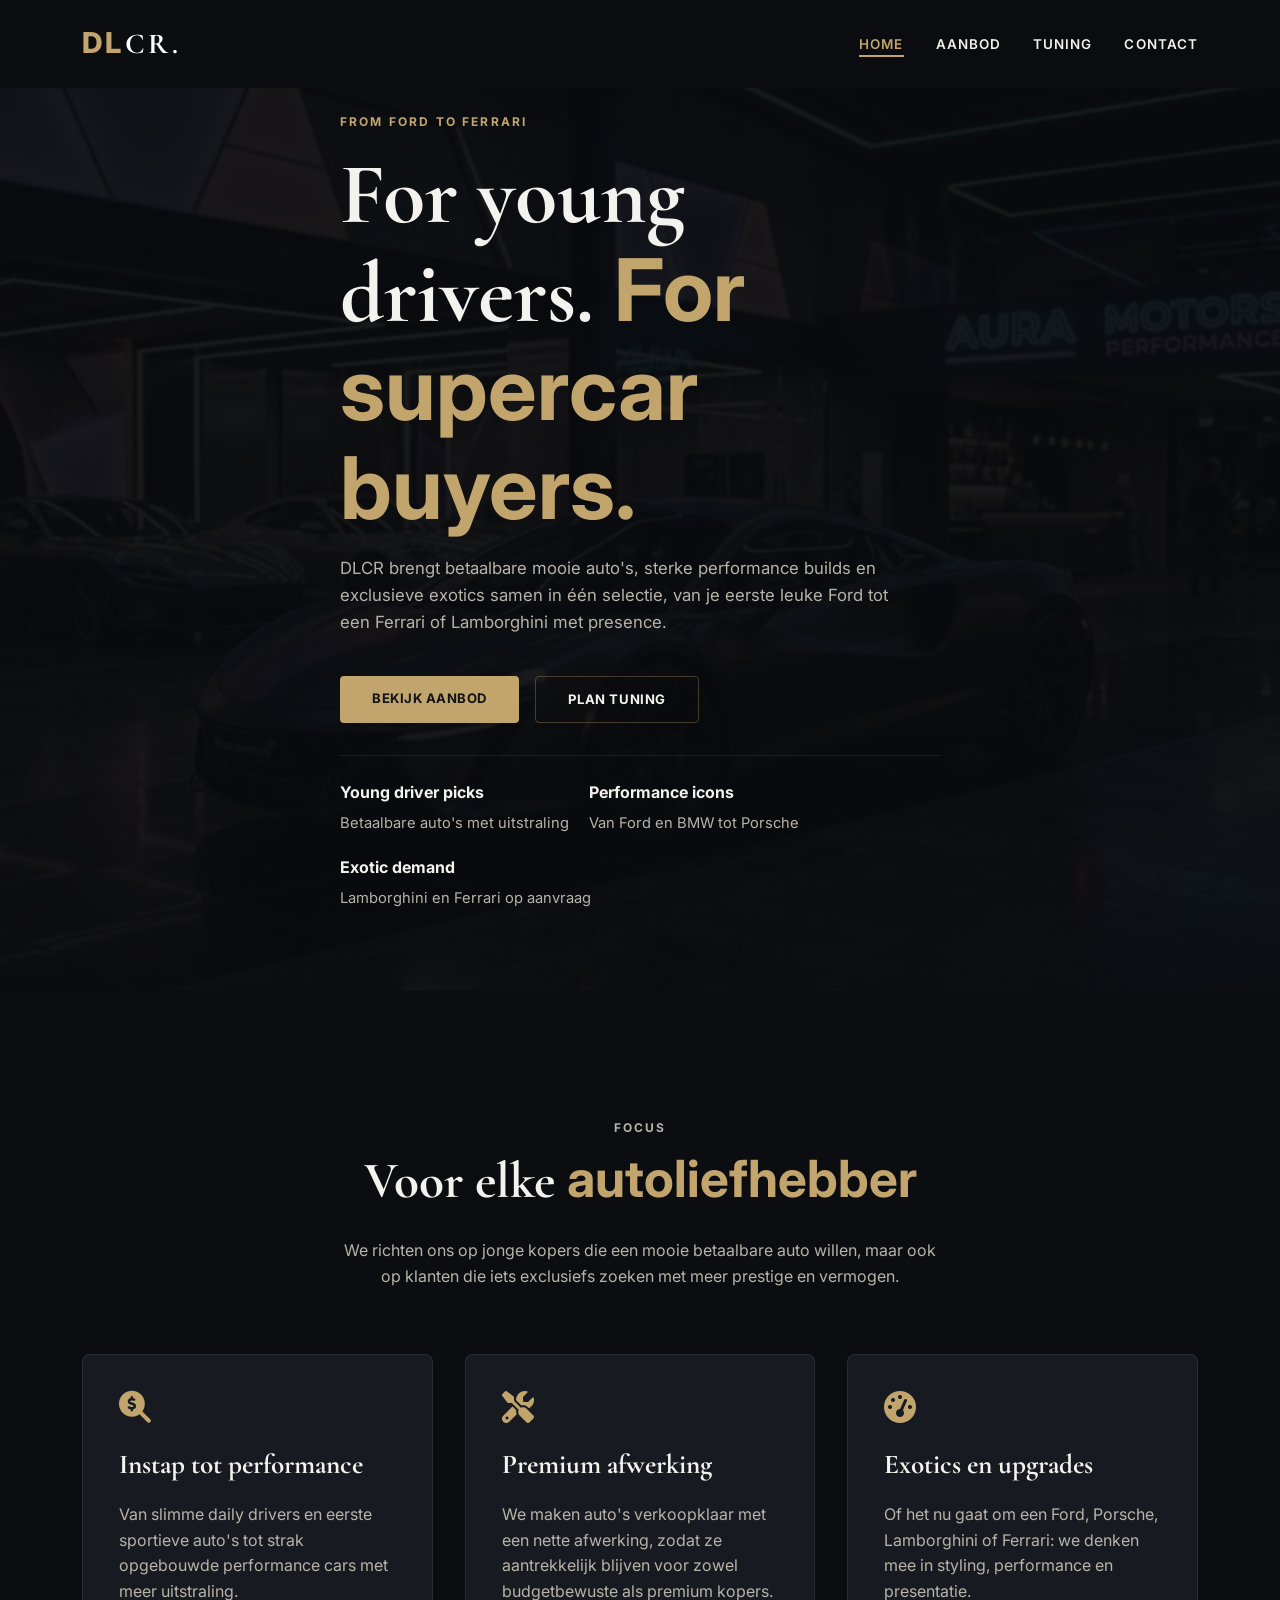
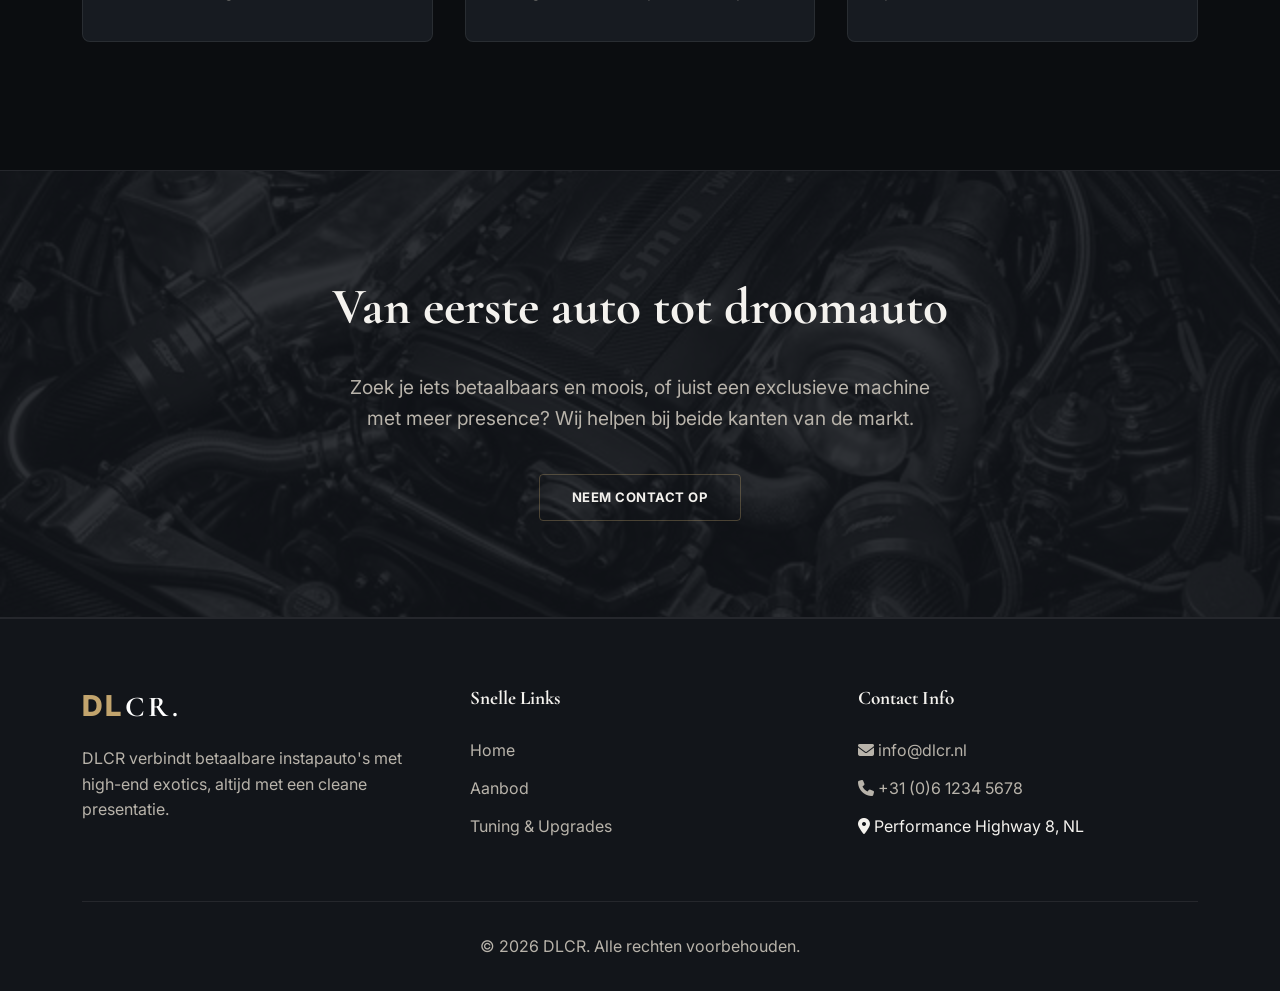
<file: index.html>
<!DOCTYPE html>
<html lang="nl">
<head>
    <meta charset="UTF-8">
    <meta name="viewport" content="width=device-width, initial-scale=1.0">
    <title>DLCR | Cars from Ford to Ferrari</title>
    <meta name="description" content="DLCR biedt stijlvolle instapauto's, performance cars en exotics voor iedereen van jonge autoliefhebbers tot high-end kopers.">
    <link rel="stylesheet" href="style.css">
    <link rel="stylesheet" href="https://cdnjs.cloudflare.com/ajax/libs/font-awesome/6.4.0/css/all.min.css">
</head>
<body>

    <!-- Navigation -->
    <nav id="navbar">
        <div class="container nav-container">
            <a href="index.html" class="logo"><span class="text-gradient">DL</span>CR.</a>
            <ul class="nav-links" id="nav-links">
                <li><a href="index.html" class="active">Home</a></li>
                <li><a href="inventory.html">Aanbod</a></li>
                <li><a href="tuning.html">Tuning</a></li>
                <li><a href="contact.html">Contact</a></li>
            </ul>
            <button class="hamburger" id="hamburger">
                <i class="fas fa-bars"></i>
            </button>
        </div>
    </nav>

    <!-- Hero Section -->
    <header class="hero">
        <div class="hero-bg"></div>
        <div class="hero-overlay"></div>
        <div class="container">
            <div class="hero-content">
                <p class="hero-kicker">From Ford to Ferrari</p>
                <h1 class="hero-title">For young drivers. <span class="text-gradient">For supercar buyers.</span></h1>
                <p class="hero-subtitle">DLCR brengt betaalbare mooie auto's, sterke performance builds en exclusieve exotics samen in één selectie, van je eerste leuke Ford tot een Ferrari of Lamborghini met presence.</p>
                <div class="hero-btns">
                    <a href="inventory.html" class="btn btn-primary">Bekijk aanbod</a>
                    <a href="tuning.html" class="btn btn-outline">Plan tuning</a>
                </div>
                <div class="hero-meta">
                    <div class="hero-meta-item">
                        <strong>Young driver picks</strong>
                        <span>Betaalbare auto's met uitstraling</span>
                    </div>
                    <div class="hero-meta-item">
                        <strong>Performance icons</strong>
                        <span>Van Ford en BMW tot Porsche</span>
                    </div>
                    <div class="hero-meta-item">
                        <strong>Exotic demand</strong>
                        <span>Lamborghini en Ferrari op aanvraag</span>
                    </div>
                </div>
            </div>
        </div>
    </header>

    <!-- Features Section -->
    <section class="features">
        <div class="container">
            <div class="section-header">
                <p class="section-kicker">Focus</p>
                <h2 class="section-title">Voor elke <span class="text-gradient">autoliefhebber</span></h2>
                <p>We richten ons op jonge kopers die een mooie betaalbare auto willen, maar ook op klanten die iets exclusiefs zoeken met meer prestige en vermogen.</p>
            </div>
            
            <div class="feature-grid">
                <div class="feature-card">
                    <i class="fas fa-search-dollar feature-icon"></i>
                    <h3>Instap tot performance</h3>
                    <p>Van slimme daily drivers en eerste sportieve auto's tot strak opgebouwde performance cars met meer uitstraling.</p>
                </div>
                <div class="feature-card">
                    <i class="fas fa-tools feature-icon"></i>
                    <h3>Premium afwerking</h3>
                    <p>We maken auto's verkoopklaar met een nette afwerking, zodat ze aantrekkelijk blijven voor zowel budgetbewuste als premium kopers.</p>
                </div>
                <div class="feature-card">
                    <i class="fas fa-tachometer-alt feature-icon"></i>
                    <h3>Exotics en upgrades</h3>
                    <p>Of het nu gaat om een Ford, Porsche, Lamborghini of Ferrari: we denken mee in styling, performance en presentatie.</p>
                </div>
            </div>
        </div>
    </section>

    <!-- CTA Section -->
    <section class="cta-section">
        <div class="container">
            <div class="cta-content">
                <h2>Van eerste auto tot droomauto</h2>
                <p>Zoek je iets betaalbaars en moois, of juist een exclusieve machine met meer presence? Wij helpen bij beide kanten van de markt.</p>
                <a href="contact.html" class="btn btn-secondary">Neem contact op</a>
            </div>
        </div>
    </section>

    <!-- Footer -->
    <footer>
        <div class="container">
            <div class="footer-grid">
                <div class="footer-col">
                    <a href="index.html" class="logo"><span class="text-gradient">DL</span>CR.</a>
                    <p style="margin-top: 1rem;">DLCR verbindt betaalbare instapauto's met high-end exotics, altijd met een cleane presentatie.</p>
                </div>
                <div class="footer-col">
                    <h4>Snelle Links</h4>
                    <ul class="footer-links">
                        <li><a href="index.html">Home</a></li>
                        <li><a href="inventory.html">Aanbod</a></li>
                        <li><a href="tuning.html">Tuning & Upgrades</a></li>
                    </ul>
                </div>
                <div class="footer-col">
                    <h4>Contact Info</h4>
                    <ul class="footer-links">
                        <li><a href="mailto:info@dlcr.nl"><i class="fas fa-envelope"></i> info@dlcr.nl</a></li>
                        <li><a href="tel:+31612345678"><i class="fas fa-phone"></i> +31 (0)6 1234 5678</a></li>
                        <li><i class="fas fa-map-marker-alt"></i> Performance Highway 8, NL</li>
                    </ul>
                </div>
            </div>
            <div class="footer-bottom">
                &copy; 2026 DLCR. Alle rechten voorbehouden.
            </div>
        </div>
    </footer>

    <script src="data.js"></script>
    <script src="script.js"></script>
</body>
</html>
</file>
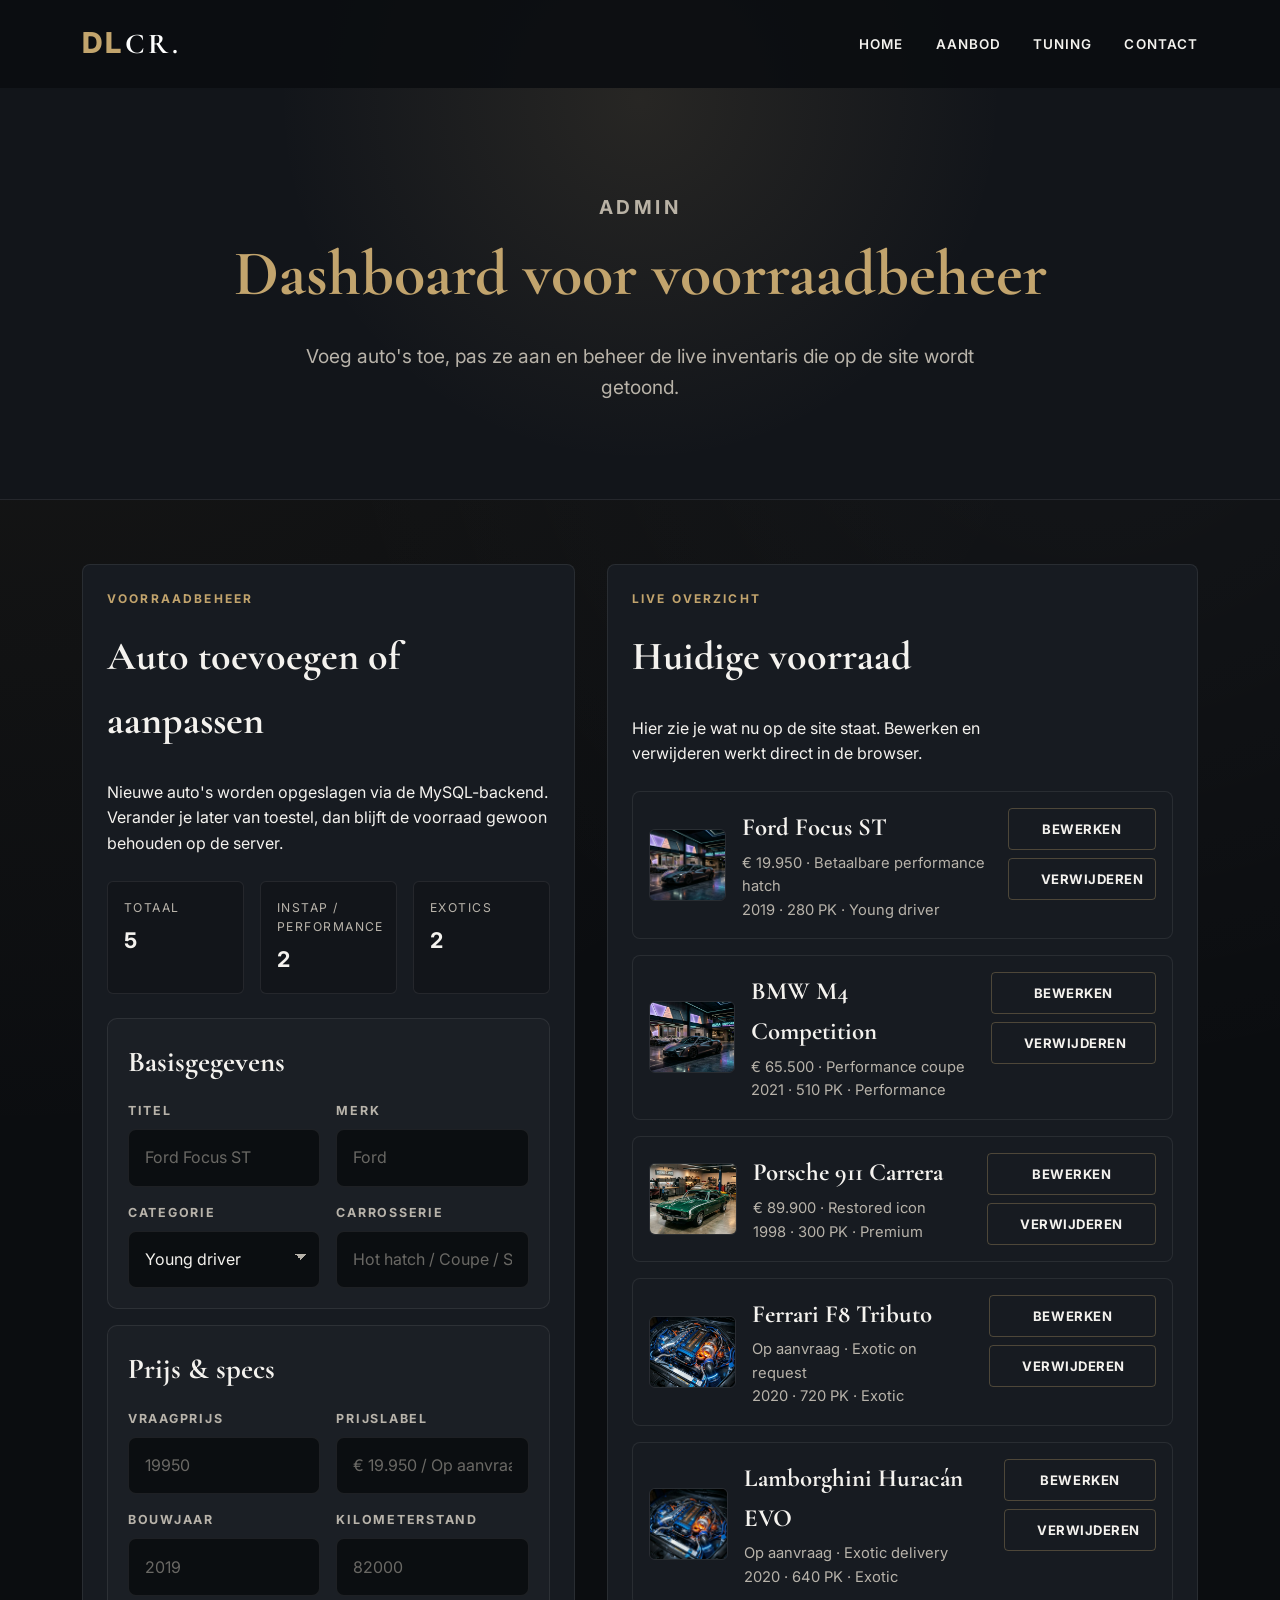
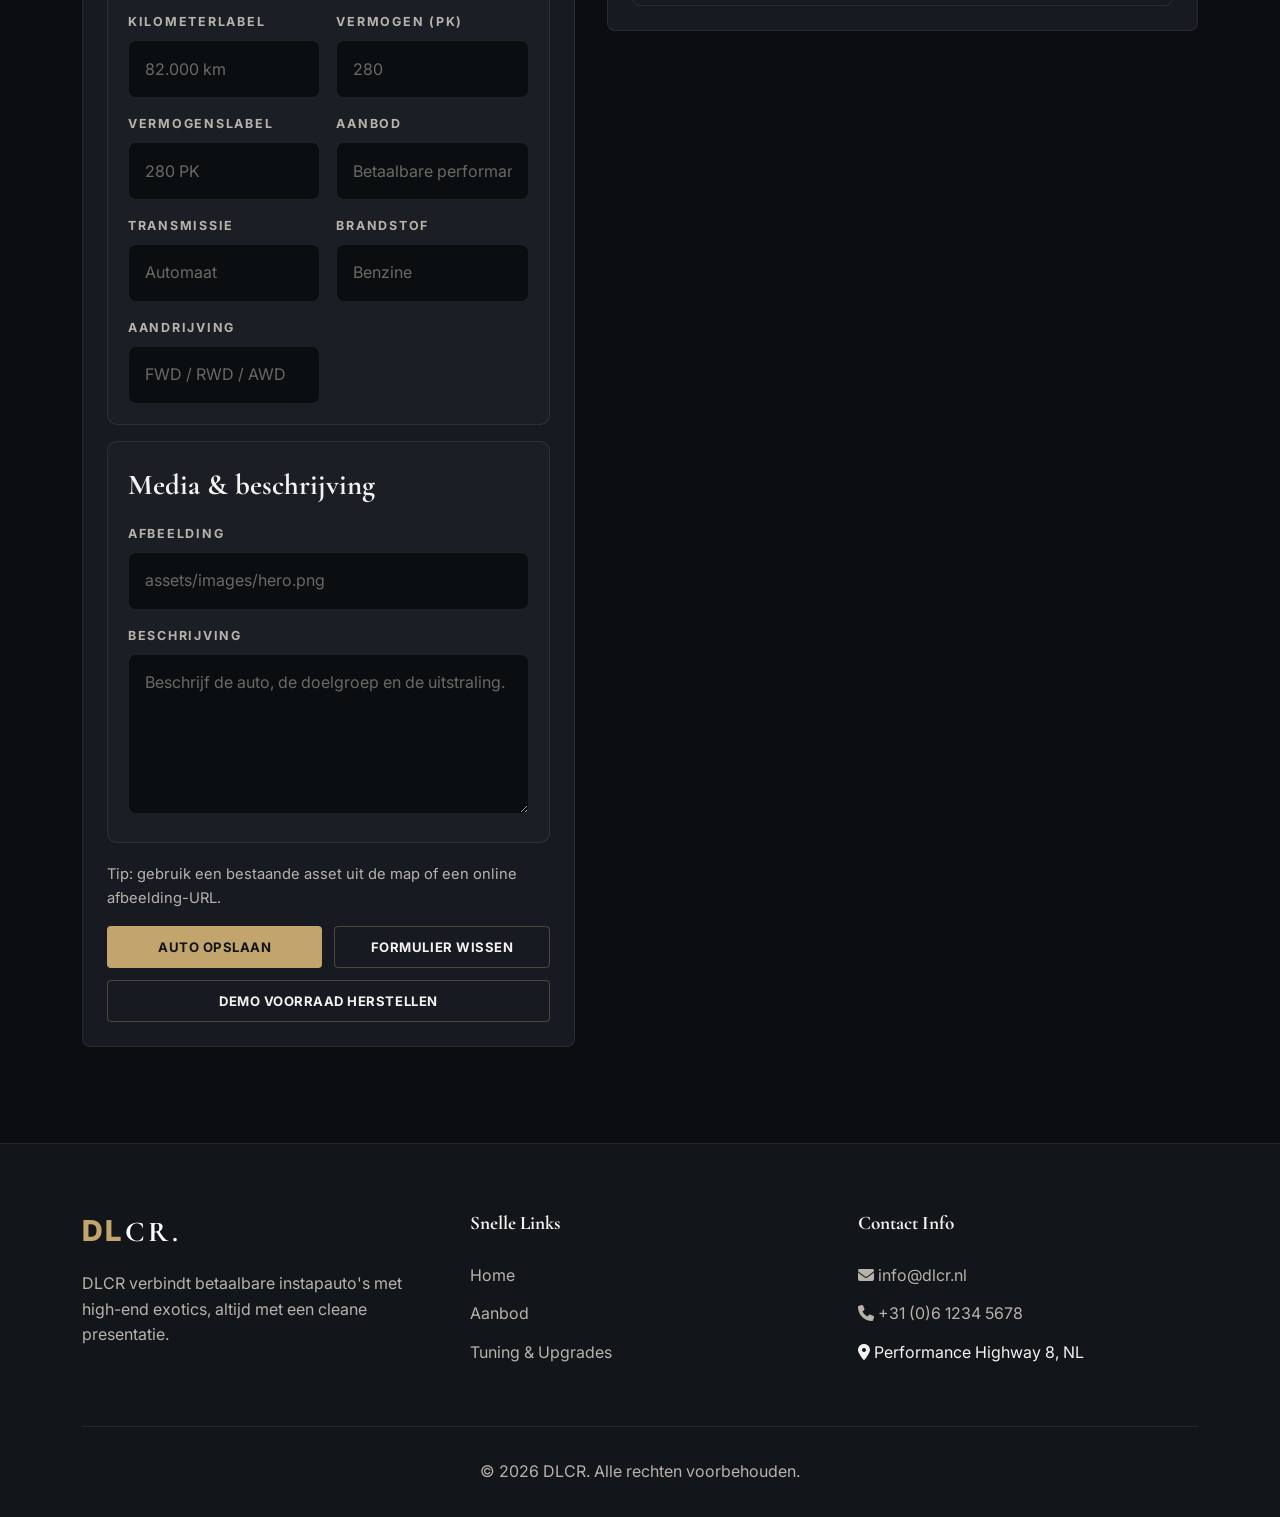
<file: admin.html>
<!DOCTYPE html>
<html lang="nl">
<head>
    <meta charset="UTF-8">
    <meta name="viewport" content="width=device-width, initial-scale=1.0">
    <title>Admin Dashboard | DLCR</title>
    <link rel="stylesheet" href="style.css">
    <link rel="stylesheet" href="https://cdnjs.cloudflare.com/ajax/libs/font-awesome/6.4.0/css/all.min.css">
</head>
<body>
    <nav id="navbar" class="scrolled">
        <div class="container nav-container">
            <a href="index.html" class="logo"><span class="text-gradient">DL</span>CR.</a>
            <ul class="nav-links" id="nav-links">
                <li><a href="index.html">Home</a></li>
                <li><a href="inventory.html">Aanbod</a></li>
                <li><a href="tuning.html">Tuning</a></li>
                <li><a href="contact.html">Contact</a></li>
            </ul>
            <button class="hamburger" id="hamburger">
                <i class="fas fa-bars"></i>
            </button>
        </div>
    </nav>

    <header class="page-header">
        <div class="container">
            <p class="section-kicker">Admin</p>
            <h1 class="text-gradient">Dashboard voor voorraadbeheer</h1>
            <p>Voeg auto's toe, pas ze aan en beheer de live inventaris die op de site wordt getoond.</p>
        </div>
    </header>

    <main class="admin-page">
        <div class="container admin-grid">
            <section class="admin-panel">
                <div class="admin-panel-header">
                    <div>
                        <p class="section-kicker">Voorraadbeheer</p>
                        <h2>Auto toevoegen of aanpassen</h2>
                    </div>
                    <p class="form-note">Nieuwe auto's worden opgeslagen via de MySQL-backend. Verander je later van toestel, dan blijft de voorraad gewoon behouden op de server.</p>
                </div>
                <div class="admin-summary" id="adminSummary">
                    <div class="summary-card">
                        <span>Totaal</span>
                        <strong id="summaryTotal">0</strong>
                    </div>
                    <div class="summary-card">
                        <span>Instap / performance</span>
                        <strong id="summaryAccessible">0</strong>
                    </div>
                    <div class="summary-card">
                        <span>Exotics</span>
                        <strong id="summaryExotic">0</strong>
                    </div>
                </div>

                <form id="carForm" class="admin-form">
                    <input type="hidden" id="carId">
                    <section class="admin-form-section full-width">
                        <h3>Basisgegevens</h3>
                        <div class="admin-form-grid">
                            <div>
                                <label for="title">Titel</label>
                                <input type="text" id="title" placeholder="Ford Focus ST" required>
                            </div>
                            <div>
                                <label for="make">Merk</label>
                                <input type="text" id="make" placeholder="Ford" required>
                            </div>
                            <div>
                                <label for="category">Categorie</label>
                                <select id="category" required>
                                    <option value="young">Young driver</option>
                                    <option value="performance">Performance</option>
                                    <option value="premium">Premium</option>
                                    <option value="exotic">Exotic</option>
                                </select>
                            </div>
                            <div>
                                <label for="bodyType">Carrosserie</label>
                                <input type="text" id="bodyType" placeholder="Hot hatch / Coupe / Supercar" required>
                            </div>
                        </div>
                    </section>

                    <section class="admin-form-section full-width">
                        <h3>Prijs & specs</h3>
                        <div class="admin-form-grid">
                            <div>
                                <label for="price">Vraagprijs</label>
                                <input type="number" id="price" min="0" step="1" placeholder="19950" required>
                            </div>
                            <div>
                                <label for="priceDisplay">Prijslabel</label>
                                <input type="text" id="priceDisplay" placeholder="€ 19.950 / Op aanvraag">
                            </div>
                            <div>
                                <label for="year">Bouwjaar</label>
                                <input type="number" id="year" min="1950" max="2100" placeholder="2019" required>
                            </div>
                            <div>
                                <label for="mileage">Kilometerstand</label>
                                <input type="number" id="mileage" min="0" step="1" placeholder="82000" required>
                            </div>
                            <div>
                                <label for="mileageDisplay">Kilometerlabel</label>
                                <input type="text" id="mileageDisplay" placeholder="82.000 km">
                            </div>
                            <div>
                                <label for="power">Vermogen (PK)</label>
                                <input type="number" id="power" min="0" step="1" placeholder="280" required>
                            </div>
                            <div>
                                <label for="powerDisplay">Vermogenslabel</label>
                                <input type="text" id="powerDisplay" placeholder="280 PK">
                            </div>
                            <div>
                                <label for="offer">Aanbod</label>
                                <input type="text" id="offer" placeholder="Betaalbare performance hatch" required>
                            </div>
                            <div>
                                <label for="transmission">Transmissie</label>
                                <input type="text" id="transmission" placeholder="Automaat" required>
                            </div>
                            <div>
                                <label for="fuel">Brandstof</label>
                                <input type="text" id="fuel" placeholder="Benzine" required>
                            </div>
                            <div>
                                <label for="drivetrain">Aandrijving</label>
                                <input type="text" id="drivetrain" placeholder="FWD / RWD / AWD" required>
                            </div>
                        </div>
                    </section>

                    <section class="admin-form-section full-width">
                        <h3>Media & beschrijving</h3>
                        <div class="admin-form-grid">
                            <div class="full-width">
                                <label for="image">Afbeelding</label>
                                <input type="text" id="image" placeholder="assets/images/hero.png" required>
                            </div>
                            <div class="full-width">
                                <label for="description">Beschrijving</label>
                                <textarea id="description" rows="5" placeholder="Beschrijf de auto, de doelgroep en de uitstraling." required></textarea>
                            </div>
                        </div>
                    </section>

                    <div class="admin-form-footer full-width">
                        <p class="form-note">Tip: gebruik een bestaande asset uit de map of een online afbeelding-URL.</p>
                        <div class="admin-form-actions">
                            <button type="submit" class="btn btn-primary" id="saveCarButton">Auto opslaan</button>
                            <button type="button" class="btn btn-secondary" id="resetFormButton">Formulier wissen</button>
                            <button type="button" class="btn btn-secondary" id="resetDemoButton">Demo voorraad herstellen</button>
                        </div>
                    </div>
                </form>
            </section>

            <section class="admin-side">
                <div class="admin-side-header">
                    <div>
                        <p class="section-kicker">Live overzicht</p>
                        <h2>Huidige voorraad</h2>
                    </div>
                    <p class="form-note">Hier zie je wat nu op de site staat. Bewerken en verwijderen werkt direct in de browser.</p>
                </div>
                <div id="adminList" class="admin-list"></div>
            </section>
        </div>
    </main>

    <footer>
        <div class="container">
            <div class="footer-grid">
                <div class="footer-col">
                    <a href="index.html" class="logo"><span class="text-gradient">DL</span>CR.</a>
                    <p style="margin-top: 1rem;">DLCR verbindt betaalbare instapauto's met high-end exotics, altijd met een cleane presentatie.</p>
                </div>
                <div class="footer-col">
                    <h4>Snelle Links</h4>
                    <ul class="footer-links">
                        <li><a href="index.html">Home</a></li>
                        <li><a href="inventory.html">Aanbod</a></li>
                        <li><a href="tuning.html">Tuning & Upgrades</a></li>
                    </ul>
                </div>
                <div class="footer-col">
                    <h4>Contact Info</h4>
                    <ul class="footer-links">
                        <li><a href="mailto:info@dlcr.nl"><i class="fas fa-envelope"></i> info@dlcr.nl</a></li>
                        <li><a href="tel:+31612345678"><i class="fas fa-phone"></i> +31 (0)6 1234 5678</a></li>
                        <li><i class="fas fa-map-marker-alt"></i> Performance Highway 8, NL</li>
                    </ul>
                </div>
            </div>
            <div class="footer-bottom">
                &copy; 2026 DLCR. Alle rechten voorbehouden.
            </div>
        </div>
    </footer>

    <script src="data.js"></script>
    <script src="script.js"></script>
</body>
</html>
</file>
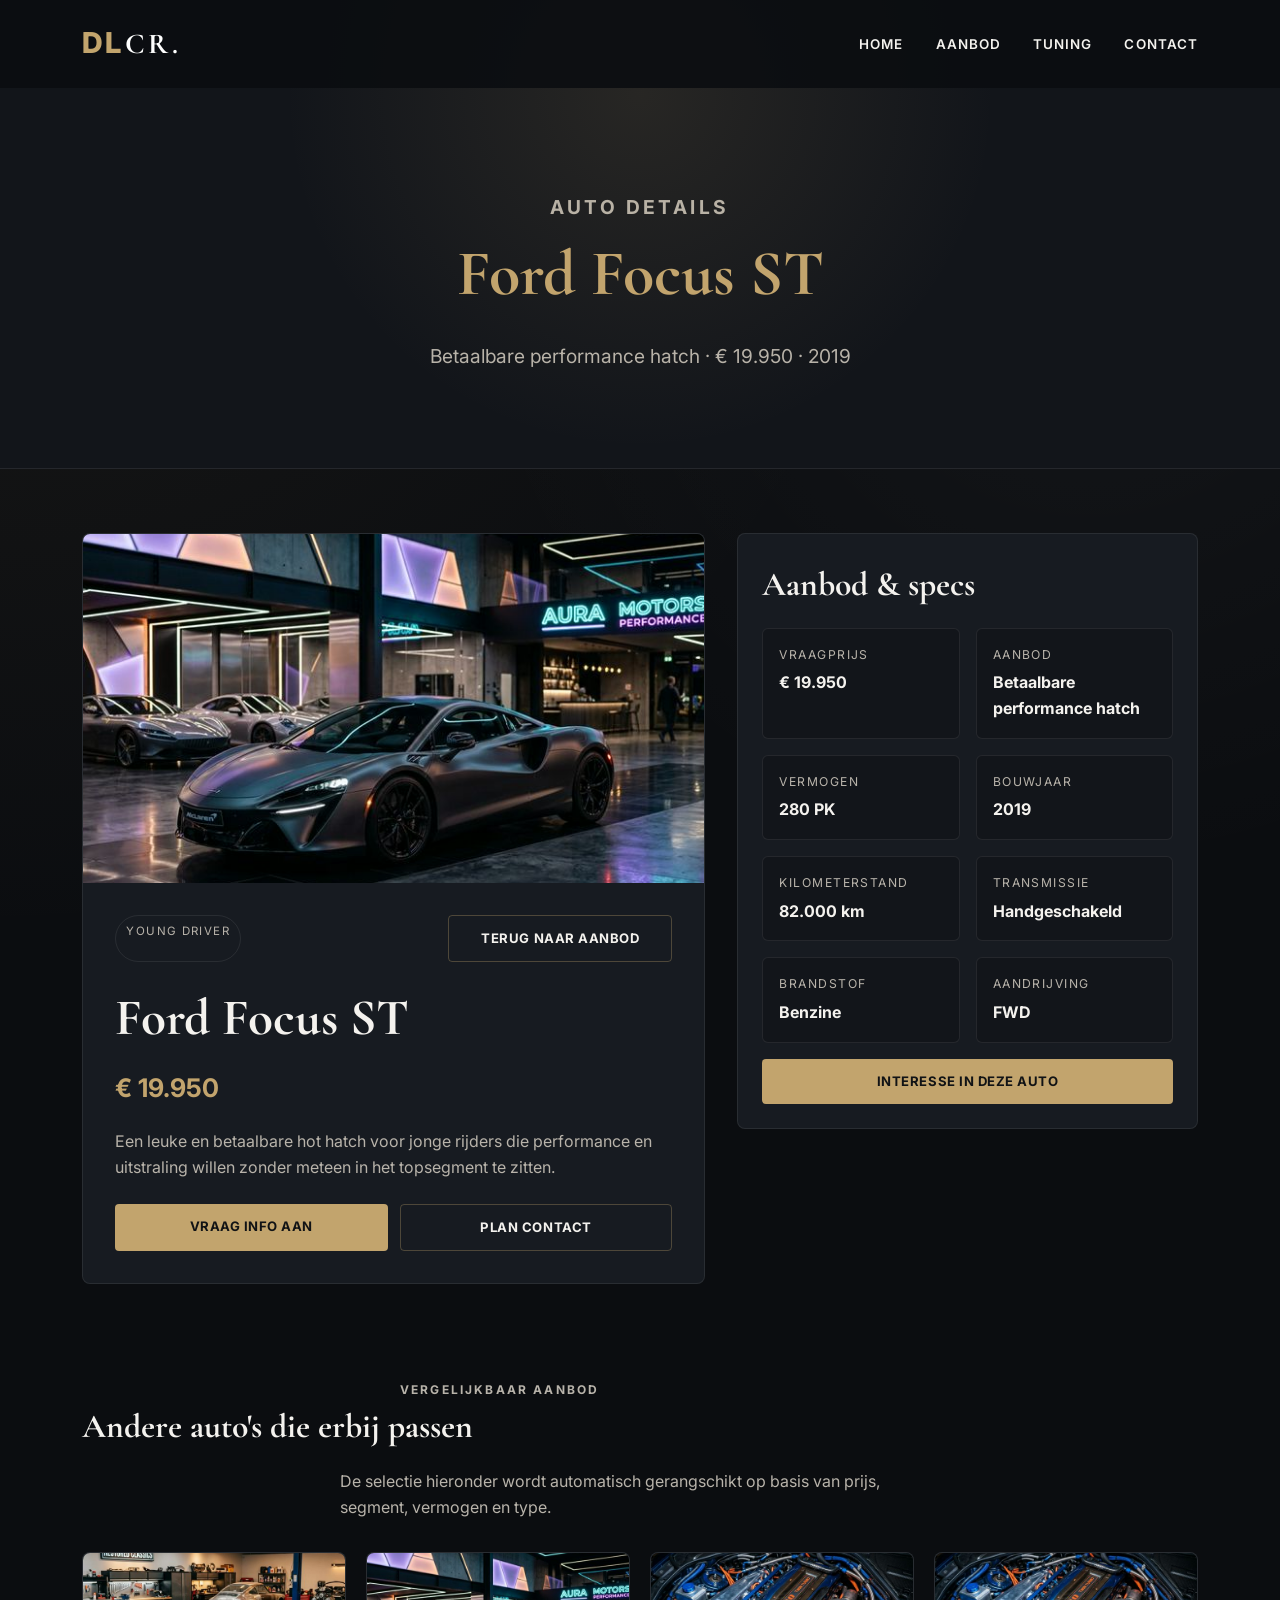
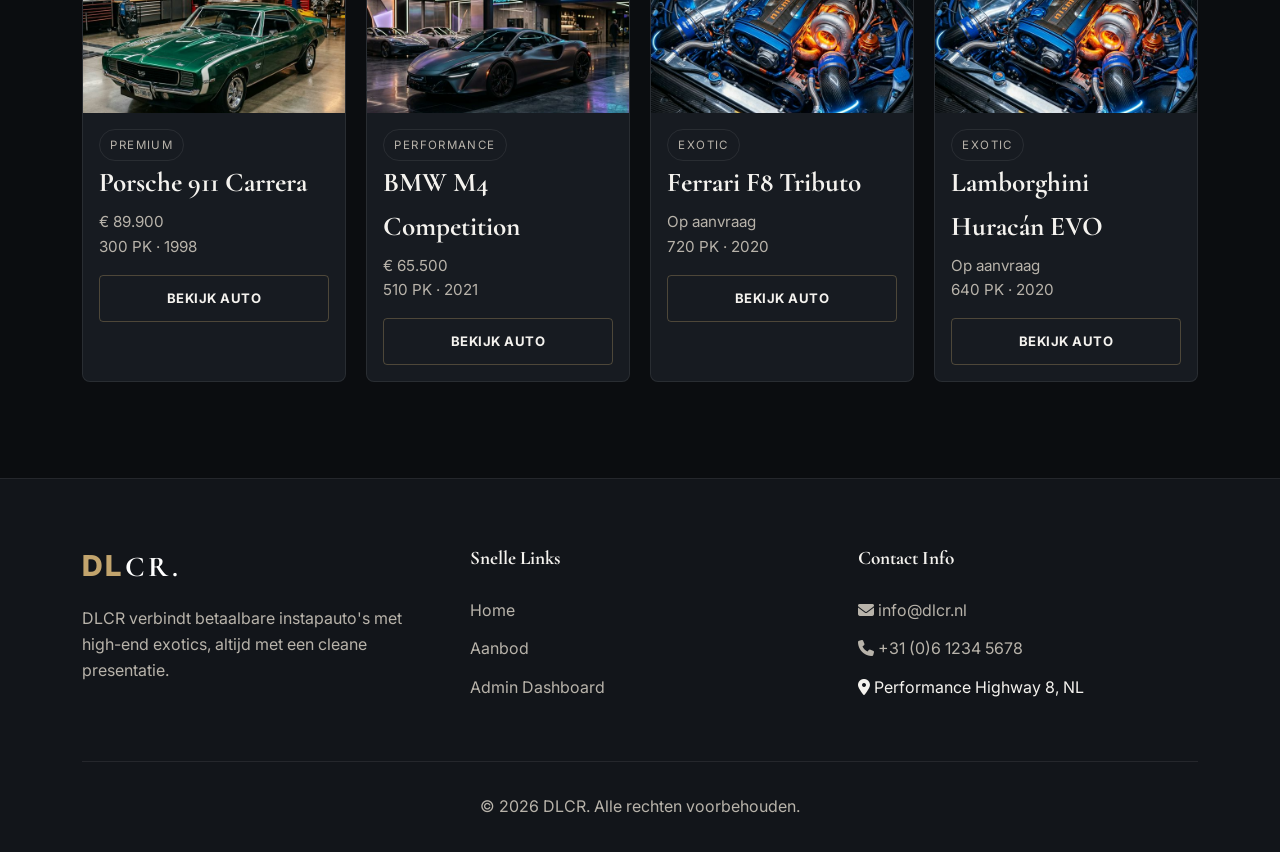
<file: car.html>
<!DOCTYPE html>
<html lang="nl">
<head>
    <meta charset="UTF-8">
    <meta name="viewport" content="width=device-width, initial-scale=1.0">
    <title>Auto details | DLCR</title>
    <link rel="stylesheet" href="style.css">
    <link rel="stylesheet" href="https://cdnjs.cloudflare.com/ajax/libs/font-awesome/6.4.0/css/all.min.css">
</head>
<body>
    <nav id="navbar" class="scrolled">
        <div class="container nav-container">
            <a href="index.html" class="logo"><span class="text-gradient">DL</span>CR.</a>
            <ul class="nav-links" id="nav-links">
                <li><a href="index.html">Home</a></li>
                <li><a href="inventory.html">Aanbod</a></li>
                <li><a href="tuning.html">Tuning</a></li>
                <li><a href="contact.html">Contact</a></li>
            </ul>
            <button class="hamburger" id="hamburger">
                <i class="fas fa-bars"></i>
            </button>
        </div>
    </nav>

    <header class="page-header">
        <div class="container">
            <p class="section-kicker">Auto details</p>
            <h1 class="text-gradient" id="detailHeaderTitle">Car detail</h1>
            <p id="detailHeaderSubtitle">Vraagprijs, aanbod, specs en vergelijkbare auto's op één pagina.</p>
        </div>
    </header>

    <main class="detail-page">
        <div class="container">
            <div id="carDetailApp"></div>
        </div>
    </main>

    <section class="similar-section">
        <div class="container">
            <div class="section-header">
                <p class="section-kicker">Vergelijkbaar aanbod</p>
                <h2 class="section-title">Andere auto's die erbij passen</h2>
                <p>De selectie hieronder wordt automatisch gerangschikt op basis van prijs, segment, vermogen en type.</p>
            </div>
            <div id="similarCars" class="similar-grid"></div>
        </div>
    </section>

    <footer>
        <div class="container">
            <div class="footer-grid">
                <div class="footer-col">
                    <a href="index.html" class="logo"><span class="text-gradient">DL</span>CR.</a>
                    <p style="margin-top: 1rem;">DLCR verbindt betaalbare instapauto's met high-end exotics, altijd met een cleane presentatie.</p>
                </div>
                <div class="footer-col">
                    <h4>Snelle Links</h4>
                    <ul class="footer-links">
                        <li><a href="index.html">Home</a></li>
                        <li><a href="inventory.html">Aanbod</a></li>
                        <li><a href="admin.html">Admin Dashboard</a></li>
                    </ul>
                </div>
                <div class="footer-col">
                    <h4>Contact Info</h4>
                    <ul class="footer-links">
                        <li><a href="mailto:info@dlcr.nl"><i class="fas fa-envelope"></i> info@dlcr.nl</a></li>
                        <li><a href="tel:+31612345678"><i class="fas fa-phone"></i> +31 (0)6 1234 5678</a></li>
                        <li><i class="fas fa-map-marker-alt"></i> Performance Highway 8, NL</li>
                    </ul>
                </div>
            </div>
            <div class="footer-bottom">
                &copy; 2026 DLCR. Alle rechten voorbehouden.
            </div>
        </div>
    </footer>

    <script src="data.js"></script>
    <script src="script.js"></script>
</body>
</html>
</file>
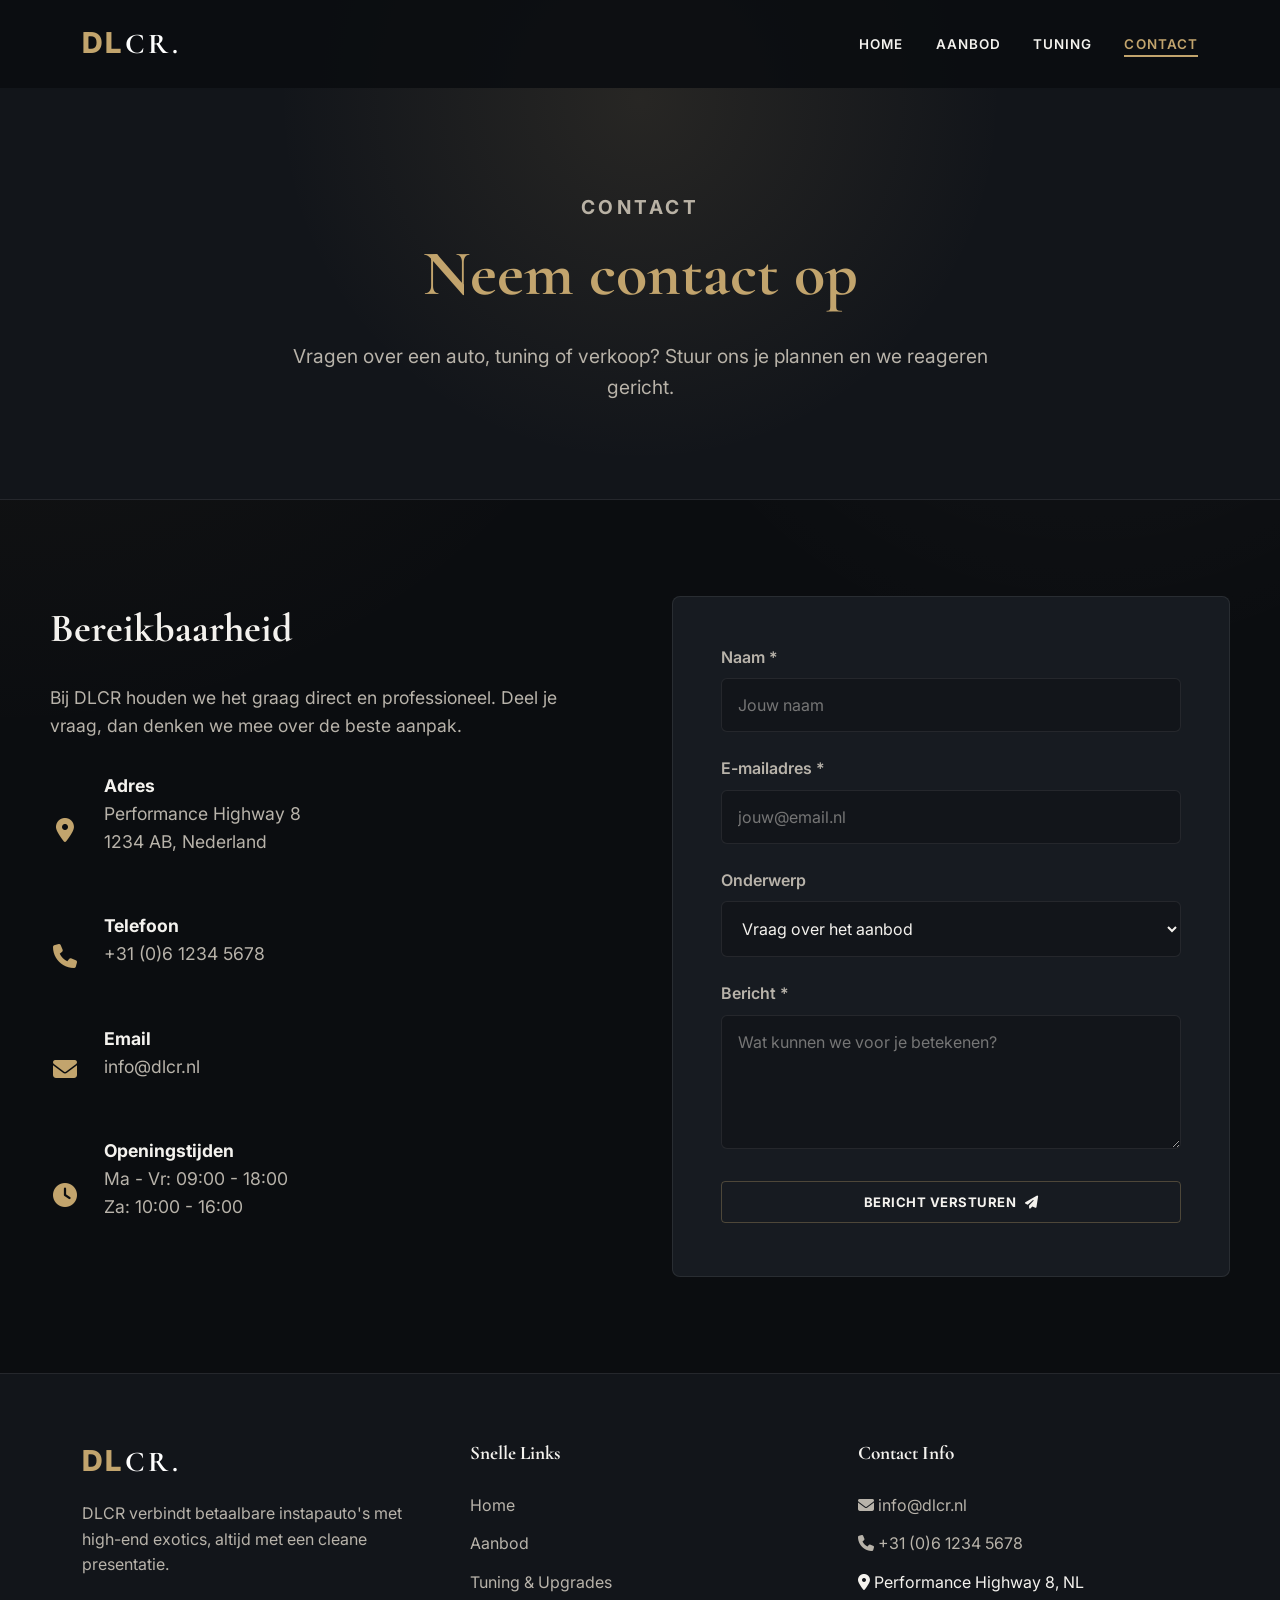
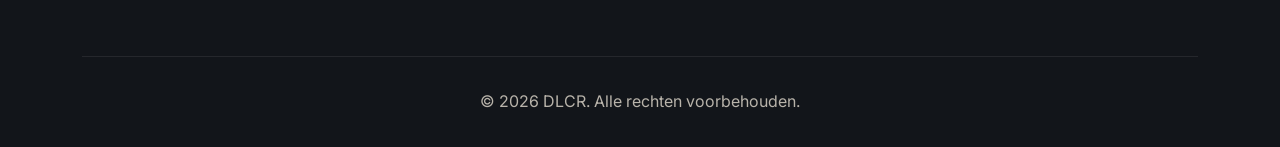
<file: contact.html>
<!DOCTYPE html>
<html lang="nl">
<head>
    <meta charset="UTF-8">
    <meta name="viewport" content="width=device-width, initial-scale=1.0">
    <title>Contact | DLCR</title>
    <link rel="stylesheet" href="style.css">
    <link rel="stylesheet" href="https://cdnjs.cloudflare.com/ajax/libs/font-awesome/6.4.0/css/all.min.css">
</head>
<body>

    <!-- Navigation -->
    <nav id="navbar" class="scrolled">
        <div class="container nav-container">
            <a href="index.html" class="logo"><span class="text-gradient">DL</span>CR.</a>
            <ul class="nav-links" id="nav-links">
                <li><a href="index.html">Home</a></li>
                <li><a href="inventory.html">Aanbod</a></li>
                <li><a href="tuning.html">Tuning</a></li>
                <li><a href="contact.html" class="active">Contact</a></li>
            </ul>
            <button class="hamburger" id="hamburger">
                <i class="fas fa-bars"></i>
            </button>
        </div>
    </nav>

    <header class="page-header">
        <div class="container">
            <p class="section-kicker">Contact</p>
            <h1 class="text-gradient">Neem contact op</h1>
            <p>Vragen over een auto, tuning of verkoop? Stuur ons je plannen en we reageren gericht.</p>
        </div>
    </header>

    <section class="container contact-section">
        <div class="contact-info">
            <h3>Bereikbaarheid</h3>
            <p>Bij DLCR houden we het graag direct en professioneel. Deel je vraag, dan denken we mee over de beste aanpak.</p>
            
            <div class="info-item">
                <i class="fas fa-map-marker-alt"></i>
                <div>
                    <strong>Adres</strong>
                    <p>Performance Highway 8<br>1234 AB, Nederland</p>
                </div>
            </div>
            <div class="info-item">
                <i class="fas fa-phone"></i>
                <div>
                    <strong>Telefoon</strong>
                    <p>+31 (0)6 1234 5678</p>
                </div>
            </div>
            <div class="info-item">
                <i class="fas fa-envelope"></i>
                <div>
                    <strong>Email</strong>
                    <p>info@dlcr.nl</p>
                </div>
            </div>
            <div class="info-item">
                <i class="fas fa-clock"></i>
                <div>
                    <strong>Openingstijden</strong>
                    <p>Ma - Vr: 09:00 - 18:00<br>Za: 10:00 - 16:00</p>
                </div>
            </div>
        </div>

        <form class="contact-form" id="contactForm">
            <div class="form-group">
                <label for="name">Naam *</label>
                <input type="text" id="name" required placeholder="Jouw naam">
            </div>
            <div class="form-group">
                <label for="email">E-mailadres *</label>
                <input type="email" id="email" required placeholder="jouw@email.nl">
            </div>
            <div class="form-group">
                <label for="subject">Onderwerp</label>
                <select id="subject">
                    <option value="aanbod">Vraag over het aanbod</option>
                    <option value="tuning">Tuning & Upgrades</option>
                    <option value="verkoop">Ik wil mijn auto verkopen</option>
                    <option value="anders">Anders</option>
                </select>
            </div>
            <div class="form-group">
                <label for="message">Bericht *</label>
                <textarea id="message" rows="5" required placeholder="Wat kunnen we voor je betekenen?"></textarea>
            </div>
            <button type="submit" class="btn btn-secondary" style="width: 100%;">Bericht versturen <i class="fas fa-paper-plane" style="margin-left: 5px;"></i></button>
        </form>
    </section>

    <!-- Footer -->
    <footer>
        <div class="container">
            <div class="footer-grid">
                <div class="footer-col">
                    <a href="index.html" class="logo"><span class="text-gradient">DL</span>CR.</a>
                    <p style="margin-top: 1rem;">DLCR verbindt betaalbare instapauto's met high-end exotics, altijd met een cleane presentatie.</p>
                </div>
                <div class="footer-col">
                    <h4>Snelle Links</h4>
                    <ul class="footer-links">
                        <li><a href="index.html">Home</a></li>
                        <li><a href="inventory.html">Aanbod</a></li>
                        <li><a href="tuning.html">Tuning & Upgrades</a></li>
                    </ul>
                </div>
                <div class="footer-col">
                    <h4>Contact Info</h4>
                    <ul class="footer-links">
                        <li><a href="mailto:info@dlcr.nl"><i class="fas fa-envelope"></i> info@dlcr.nl</a></li>
                        <li><a href="tel:+31612345678"><i class="fas fa-phone"></i> +31 (0)6 1234 5678</a></li>
                        <li><i class="fas fa-map-marker-alt"></i> Performance Highway 8, NL</li>
                    </ul>
                </div>
            </div>
            <div class="footer-bottom">
                &copy; 2026 DLCR. Alle rechten voorbehouden.
            </div>
        </div>
    </footer>

    <script src="data.js"></script>
    <script src="script.js"></script>
    <script>
        // Auto-select subject based on URL params
        const urlParams = new URLSearchParams(window.location.search);
        const car = urlParams.get('car');
        if(car) {
            const subjectSelect = document.getElementById('subject');
            subjectSelect.value = 'aanbod';
            document.getElementById('message').value = "Ik ben geïnteresseerd in de " + car.replace(/_/g, ' ') + ". Kunnen jullie mij meer informatie geven?";
        }
    </script>
</body>
</html>
</file>
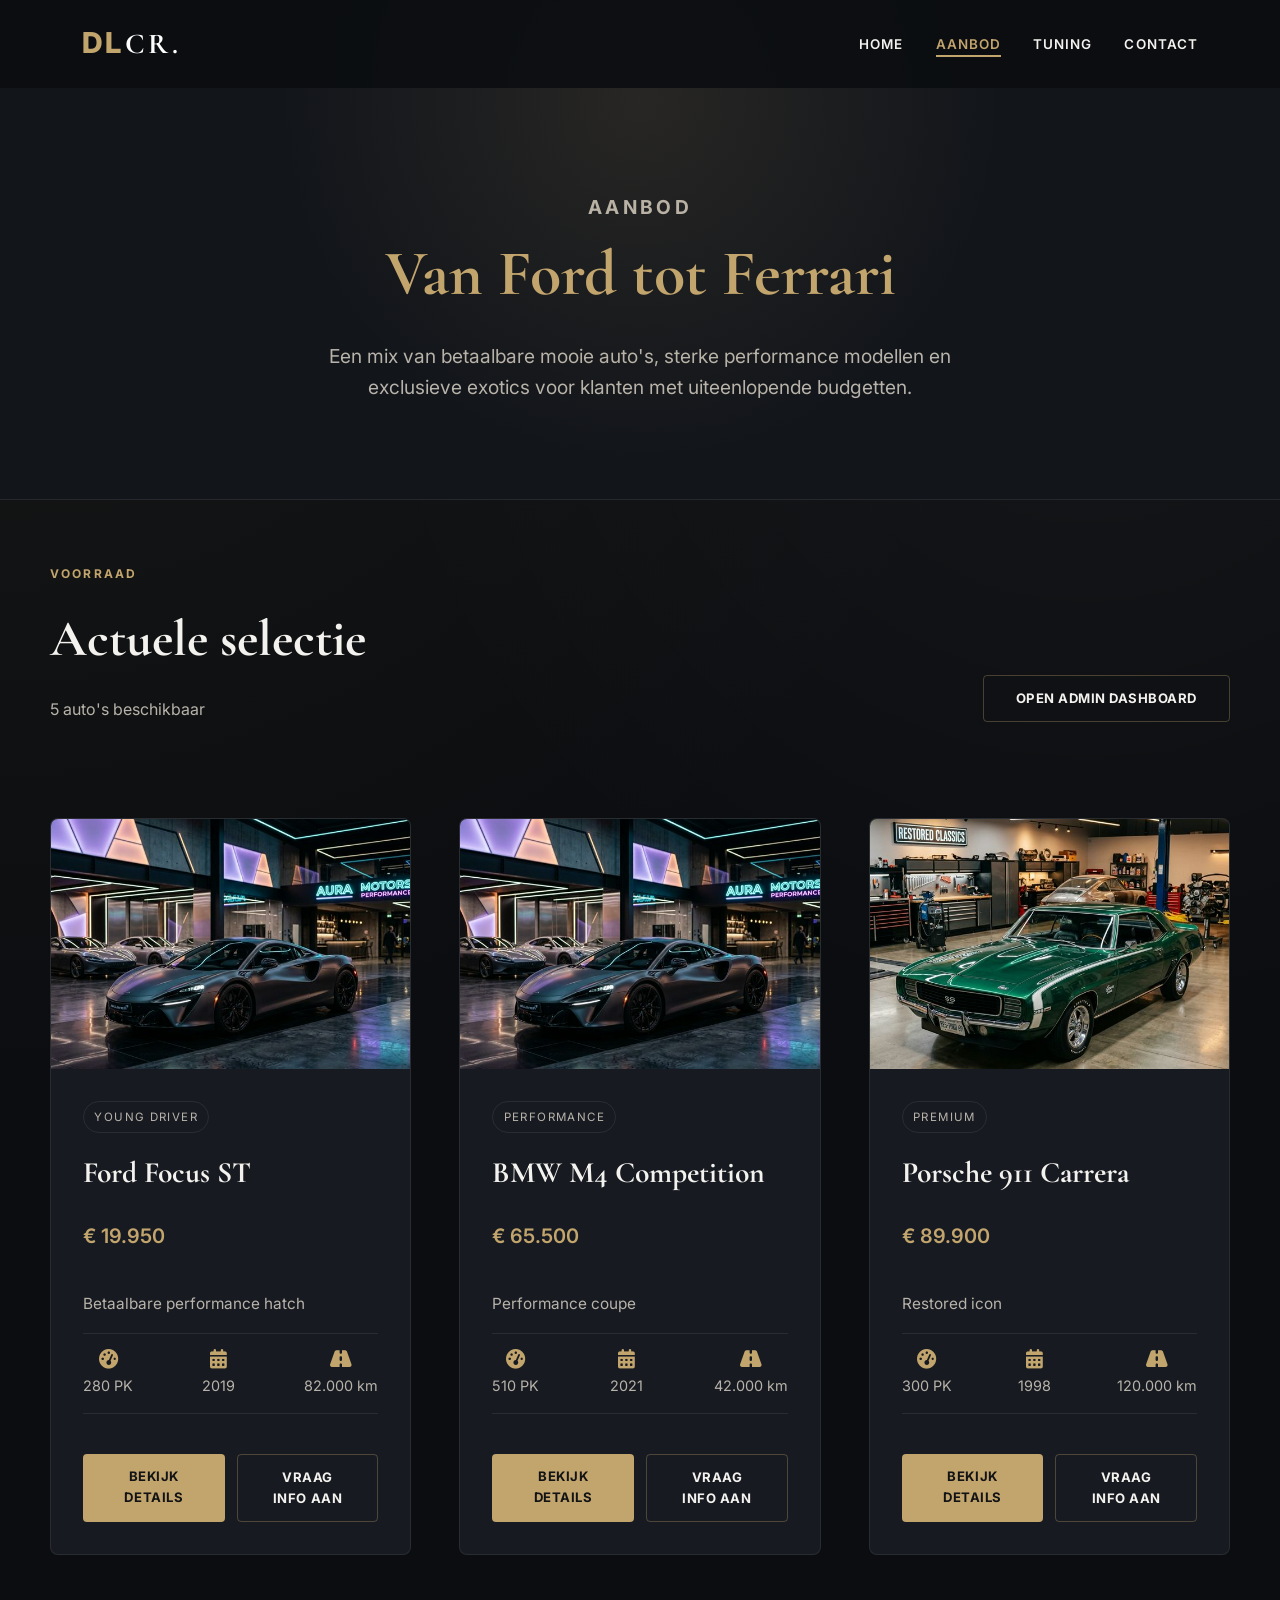
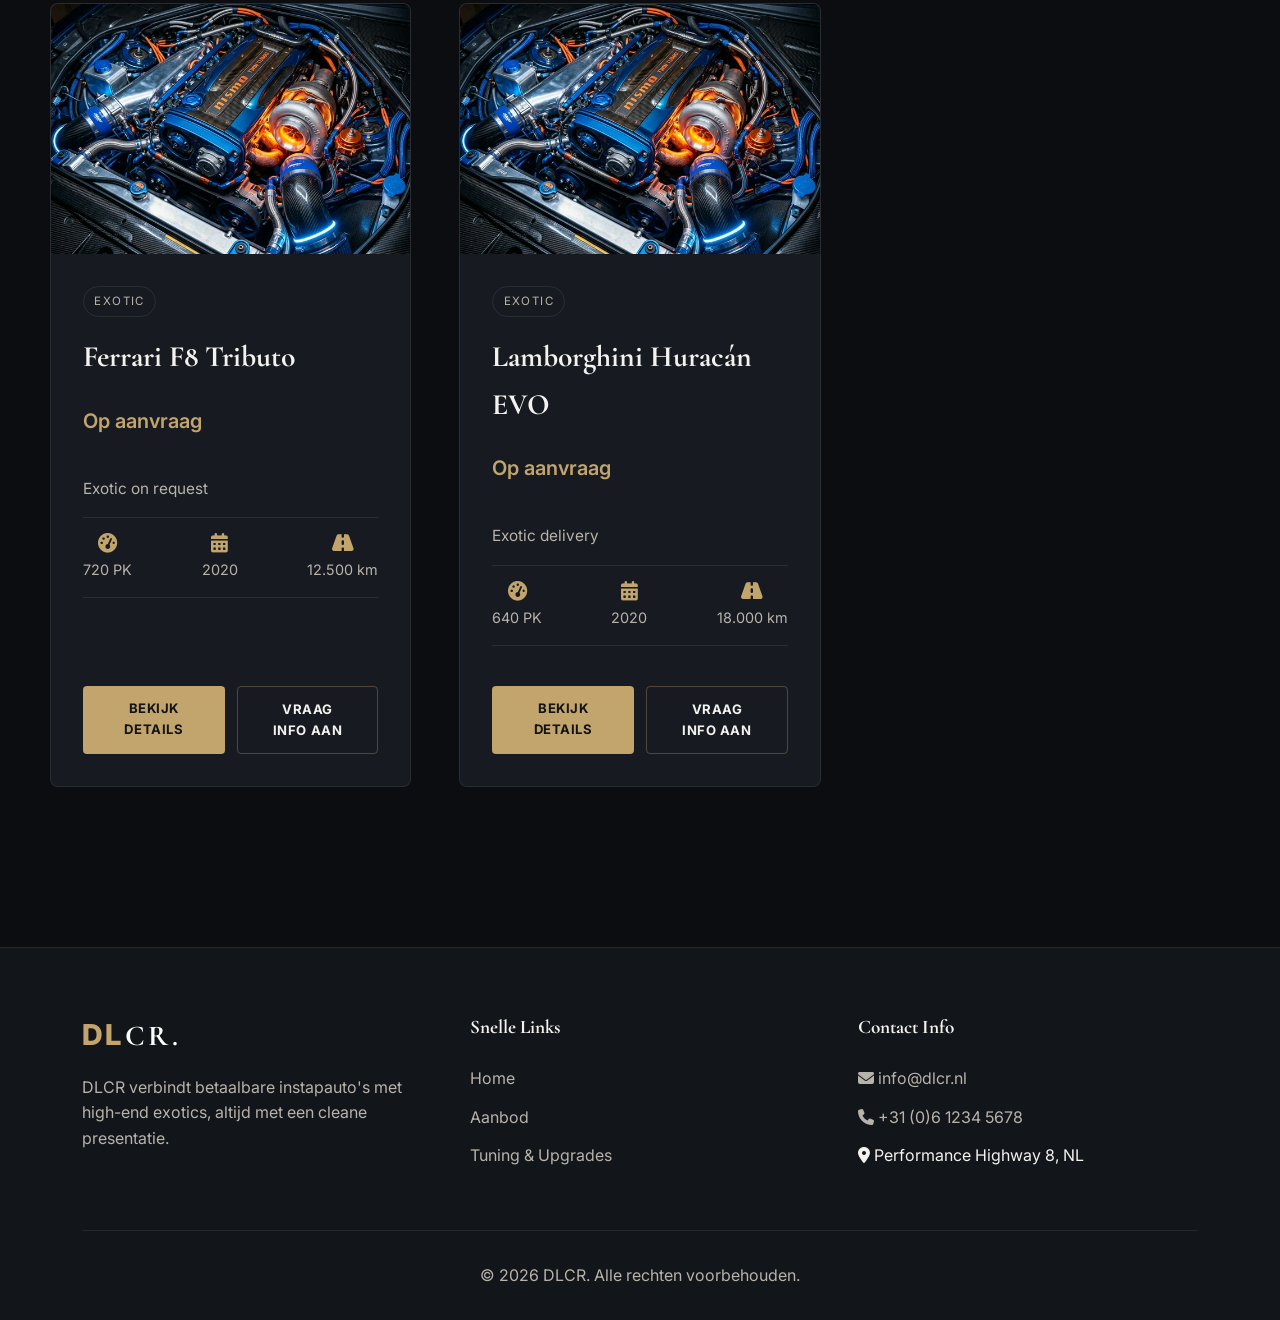
<file: inventory.html>
<!DOCTYPE html>
<html lang="nl">
<head>
    <meta charset="UTF-8">
    <meta name="viewport" content="width=device-width, initial-scale=1.0">
    <title>Aanbod | DLCR</title>
    <link rel="stylesheet" href="style.css">
    <link rel="stylesheet" href="https://cdnjs.cloudflare.com/ajax/libs/font-awesome/6.4.0/css/all.min.css">
</head>
<body>

    <!-- Navigation -->
    <nav id="navbar" class="scrolled">
        <div class="container nav-container">
            <a href="index.html" class="logo"><span class="text-gradient">DL</span>CR.</a>
            <ul class="nav-links" id="nav-links">
                <li><a href="index.html">Home</a></li>
                <li><a href="inventory.html" class="active">Aanbod</a></li>
                <li><a href="tuning.html">Tuning</a></li>
                <li><a href="contact.html">Contact</a></li>
            </ul>
            <button class="hamburger" id="hamburger">
                <i class="fas fa-bars"></i>
            </button>
        </div>
    </nav>

    <header class="page-header">
        <div class="container">
            <p class="section-kicker">Aanbod</p>
            <h1 class="text-gradient">Van Ford tot Ferrari</h1>
            <p>Een mix van betaalbare mooie auto's, sterke performance modellen en exclusieve exotics voor klanten met uiteenlopende budgetten.</p>
        </div>
    </header>

    <section class="container inventory-section">
        <div class="inventory-toolbar">
            <div>
                <p class="section-kicker">Voorraad</p>
                <h2 class="section-title">Actuele selectie</h2>
                <p id="inventoryCount" class="inventory-count">Laden...</p>
            </div>
            <a href="admin.html" class="btn btn-secondary">Open admin dashboard</a>
        </div>

        <div id="inventoryGrid" class="inventory-grid"></div>
    </section>

    <!-- Footer -->
    <footer>
        <div class="container">
            <div class="footer-grid">
                <div class="footer-col">
                    <a href="index.html" class="logo"><span class="text-gradient">DL</span>CR.</a>
                    <p style="margin-top: 1rem;">DLCR verbindt betaalbare instapauto's met high-end exotics, altijd met een cleane presentatie.</p>
                </div>
                <div class="footer-col">
                    <h4>Snelle Links</h4>
                    <ul class="footer-links">
                        <li><a href="index.html">Home</a></li>
                        <li><a href="inventory.html">Aanbod</a></li>
                        <li><a href="tuning.html">Tuning & Upgrades</a></li>
                    </ul>
                </div>
                <div class="footer-col">
                    <h4>Contact Info</h4>
                    <ul class="footer-links">
                        <li><a href="mailto:info@dlcr.nl"><i class="fas fa-envelope"></i> info@dlcr.nl</a></li>
                        <li><a href="tel:+31612345678"><i class="fas fa-phone"></i> +31 (0)6 1234 5678</a></li>
                        <li><i class="fas fa-map-marker-alt"></i> Performance Highway 8, NL</li>
                    </ul>
                </div>
            </div>
            <div class="footer-bottom">
                &copy; 2026 DLCR. Alle rechten voorbehouden.
            </div>
        </div>
    </footer>

    <script src="data.js"></script>
    <script src="script.js"></script>
</body>
</html>
</file>
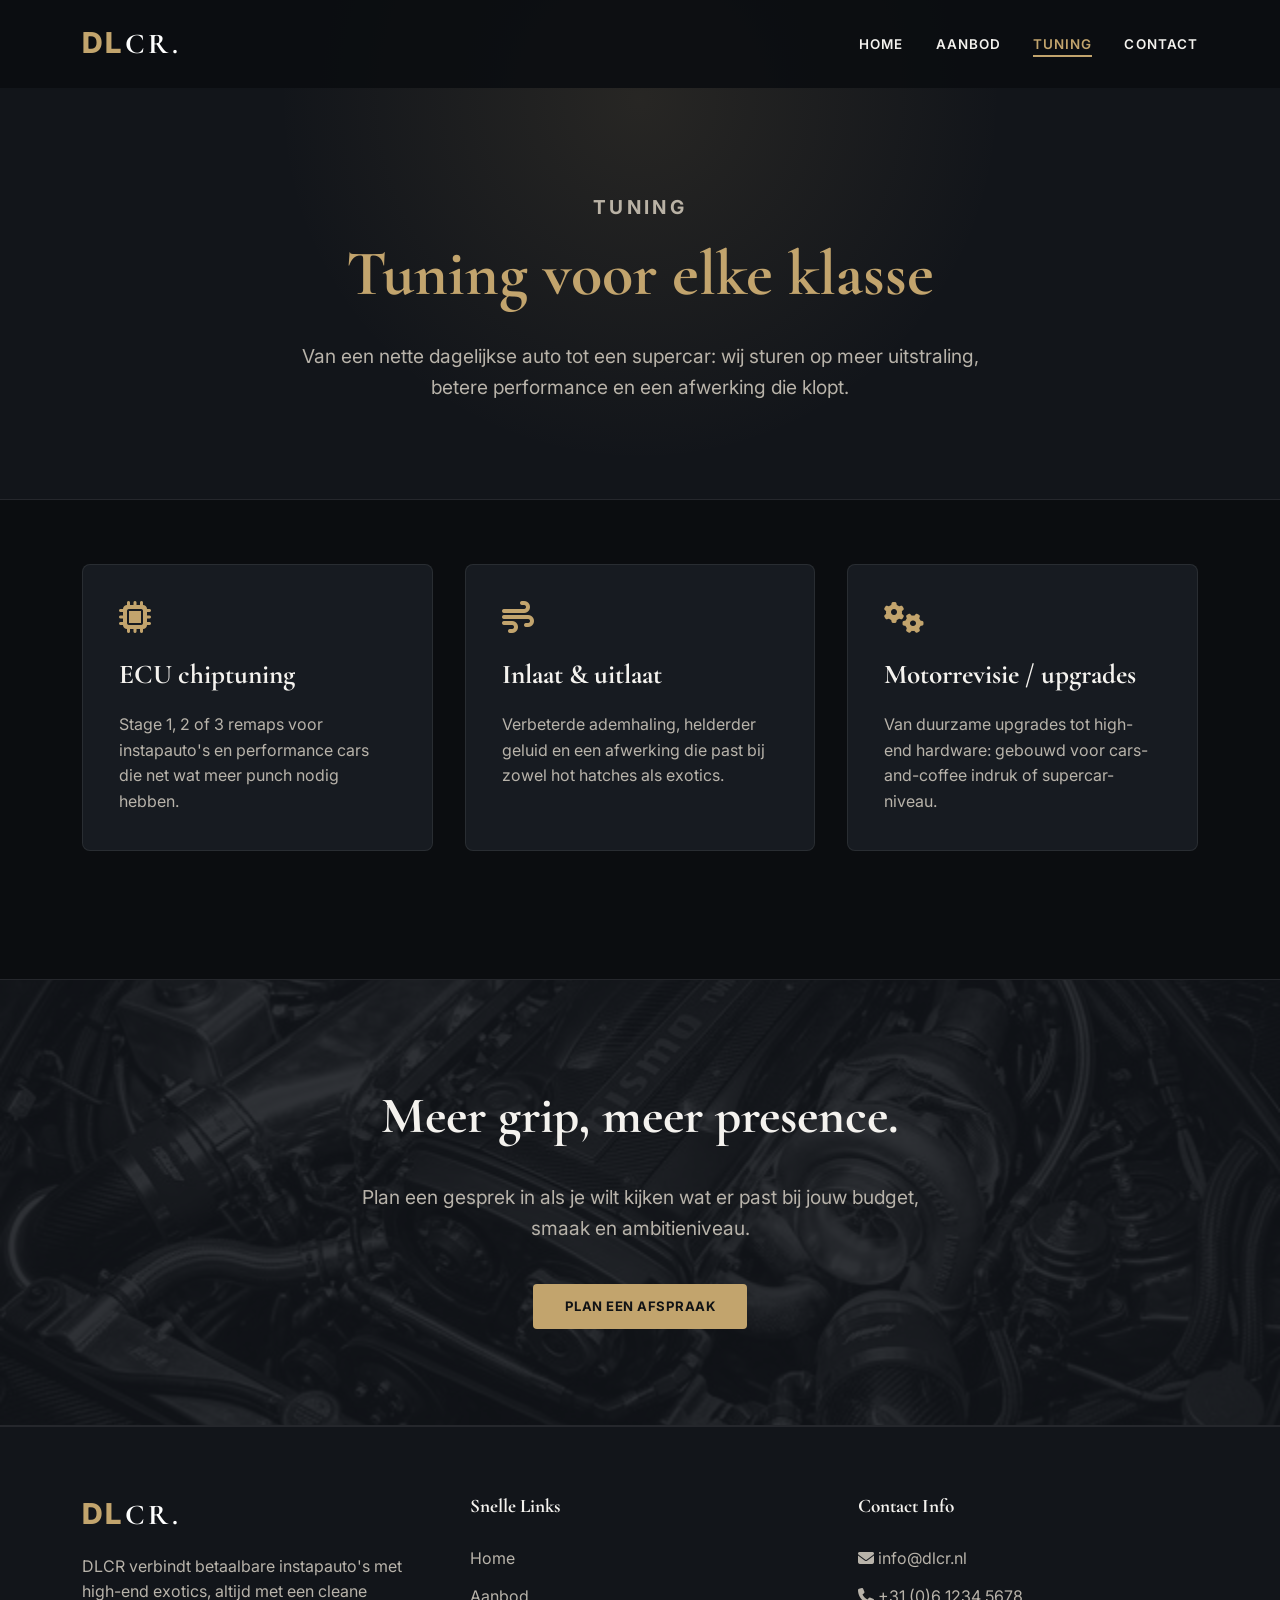
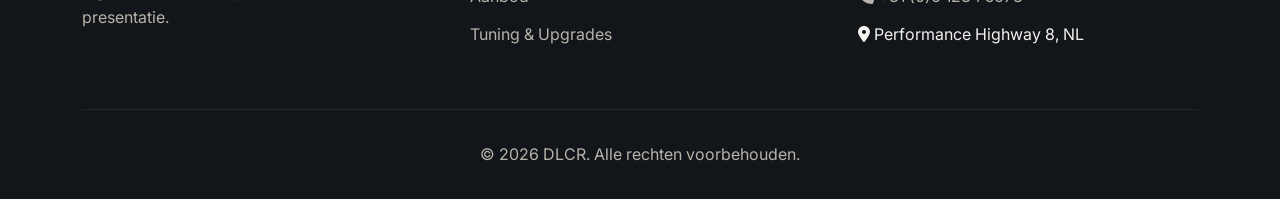
<file: tuning.html>
<!DOCTYPE html>
<html lang="nl">
<head>
    <meta charset="UTF-8">
    <meta name="viewport" content="width=device-width, initial-scale=1.0">
    <title>Tuning | DLCR</title>
    <link rel="stylesheet" href="style.css">
    <link rel="stylesheet" href="https://cdnjs.cloudflare.com/ajax/libs/font-awesome/6.4.0/css/all.min.css">
</head>
<body>

    <!-- Navigation -->
    <nav id="navbar" class="scrolled">
        <div class="container nav-container">
            <a href="index.html" class="logo"><span class="text-gradient">DL</span>CR.</a>
            <ul class="nav-links" id="nav-links">
                <li><a href="index.html">Home</a></li>
                <li><a href="inventory.html">Aanbod</a></li>
                <li><a href="tuning.html" class="active">Tuning</a></li>
                <li><a href="contact.html">Contact</a></li>
            </ul>
            <button class="hamburger" id="hamburger">
                <i class="fas fa-bars"></i>
            </button>
        </div>
    </nav>

    <header class="page-header">
        <div class="container">
            <p class="section-kicker">Tuning</p>
            <h1 class="text-gradient">Tuning voor elke klasse</h1>
            <p>Van een nette dagelijkse auto tot een supercar: wij sturen op meer uitstraling, betere performance en een afwerking die klopt.</p>
        </div>
    </header>

    <section class="features" style="padding-top: 4rem;">
        <div class="container">
            <div class="feature-grid">
                <div class="feature-card">
                    <i class="fas fa-microchip feature-icon" style="color: var(--accent);"></i>
                    <h3>ECU chiptuning</h3>
                    <p>Stage 1, 2 of 3 remaps voor instapauto's en performance cars die net wat meer punch nodig hebben.</p>
                </div>
                <div class="feature-card">
                    <i class="fas fa-wind feature-icon"></i>
                    <h3>Inlaat & uitlaat</h3>
                    <p>Verbeterde ademhaling, helderder geluid en een afwerking die past bij zowel hot hatches als exotics.</p>
                </div>
                <div class="feature-card">
                    <i class="fas fa-cogs feature-icon" style="color: var(--accent);"></i>
                    <h3>Motorrevisie / upgrades</h3>
                    <p>Van duurzame upgrades tot high-end hardware: gebouwd voor cars-and-coffee indruk of supercar-niveau.</p>
                </div>
            </div>
        </div>
    </section>

    <!-- CTA Section -->
    <section class="cta-section" style="background: var(--bg-secondary);">
        <div class="container">
            <div class="cta-content">
                <h2>Meer grip, meer presence.</h2>
                <p>Plan een gesprek in als je wilt kijken wat er past bij jouw budget, smaak en ambitieniveau.</p>
                <a href="contact.html" class="btn btn-primary">Plan een afspraak</a>
            </div>
        </div>
    </section>

    <!-- Footer -->
    <footer>
        <div class="container">
            <div class="footer-grid">
                <div class="footer-col">
                    <a href="index.html" class="logo"><span class="text-gradient">DL</span>CR.</a>
                    <p style="margin-top: 1rem;">DLCR verbindt betaalbare instapauto's met high-end exotics, altijd met een cleane presentatie.</p>
                </div>
                <div class="footer-col">
                    <h4>Snelle Links</h4>
                    <ul class="footer-links">
                        <li><a href="index.html">Home</a></li>
                        <li><a href="inventory.html">Aanbod</a></li>
                        <li><a href="tuning.html">Tuning & Upgrades</a></li>
                    </ul>
                </div>
                <div class="footer-col">
                    <h4>Contact Info</h4>
                    <ul class="footer-links">
                        <li><a href="mailto:info@dlcr.nl"><i class="fas fa-envelope"></i> info@dlcr.nl</a></li>
                        <li><a href="tel:+31612345678"><i class="fas fa-phone"></i> +31 (0)6 1234 5678</a></li>
                        <li><i class="fas fa-map-marker-alt"></i> Performance Highway 8, NL</li>
                    </ul>
                </div>
            </div>
            <div class="footer-bottom">
                &copy; 2026 DLCR. Alle rechten voorbehouden.
            </div>
        </div>
    </footer>

    <script src="data.js"></script>
    <script src="script.js"></script>
</body>
</html>
</file>
<file: style.css>
@import url('https://fonts.googleapis.com/css2?family=Inter:wght@400;500;600;700;800&family=Cormorant+Garamond:wght@500;600;700&display=swap');

:root {
    --bg-primary: #0b0d10;
    --bg-secondary: #12151a;
    --surface: #171b21;
    --surface-strong: #1d232b;
    --text-primary: #f4f2ee;
    --text-secondary: #b8b3aa;
    --accent: #c2a46d;
    --accent-strong: #d2b57d;
    --border: rgba(255, 255, 255, 0.08);
    --border-strong: rgba(194, 164, 109, 0.32);
    --shadow: 0 20px 50px rgba(0, 0, 0, 0.32);
}

* {
    margin: 0;
    padding: 0;
    box-sizing: border-box;
    font-family: 'Inter', sans-serif;
}

html {
    scroll-behavior: smooth;
}

body {
    background-color: var(--bg-primary);
    color: var(--text-primary);
    line-height: 1.6;
    overflow-x: hidden;
    background-image:
        radial-gradient(circle at top left, rgba(194, 164, 109, 0.08), transparent 34%),
        radial-gradient(circle at 85% 10%, rgba(255, 255, 255, 0.04), transparent 26%);
}

::selection {
    background: rgba(194, 164, 109, 0.25);
    color: var(--text-primary);
}

h1,
h2,
h3,
h4,
.logo {
    font-family: 'Cormorant Garamond', serif;
}

/* Utilities */
.container {
    max-width: 1180px;
    margin: 0 auto;
    padding: 0 2rem;
}

.text-gradient {
    color: var(--accent);
}

.btn {
    display: inline-block;
    padding: 0.75rem 2rem;
    border-radius: 4px;
    font-weight: 700;
    text-decoration: none;
    transition: background-color 0.2s ease, border-color 0.2s ease, color 0.2s ease, opacity 0.2s ease;
    cursor: pointer;
    border: none;
    letter-spacing: 0.04em;
    text-transform: uppercase;
    font-size: 0.82rem;
}

.btn-primary {
    background: var(--accent);
    color: #111315;
    box-shadow: none;
}

.btn-primary:hover {
    background: var(--accent-strong);
}

.btn-secondary {
    background: transparent;
    color: var(--text-primary);
    border: 1px solid var(--border-strong);
}

.btn-secondary:hover {
    border-color: var(--accent);
    color: var(--accent);
}

.btn-outline {
    background: transparent;
    border: 1px solid var(--border-strong);
    color: var(--text-primary);
}

.btn-outline:hover {
    border-color: var(--accent);
    color: var(--accent);
}

/* Navbar */
nav {
    position: fixed;
    top: 0;
    left: 0;
    width: 100%;
    padding: 1.25rem 0;
    z-index: 1000;
    transition: all 0.3s ease;
    background: rgba(11, 13, 16, 0.88);
    border-bottom: 1px solid transparent;
}

nav.scrolled {
    background: rgba(11, 13, 16, 0.96);
    padding: 0.95rem 0;
    border-bottom: 1px solid var(--border);
}

.nav-container {
    display: flex;
    justify-content: space-between;
    align-items: center;
}

.logo {
    font-size: 1.8rem;
    font-weight: 800;
    text-decoration: none;
    letter-spacing: 0.12em;
    text-transform: uppercase;
    color: white;
}

.nav-links {
    display: flex;
    gap: 2rem;
    list-style: none;
}

.nav-links a {
    color: var(--text-primary);
    text-decoration: none;
    font-size: 0.84rem;
    font-weight: 600;
    letter-spacing: 0.08em;
    text-transform: uppercase;
    position: relative;
    transition: color 0.3s ease;
}

.nav-links a::after {
    content: '';
    position: absolute;
    bottom: -5px;
    left: 0;
    width: 0;
    height: 2px;
    background: var(--accent);
    transition: width 0.3s ease;
}

.nav-links a:hover, .nav-links a.active {
    color: var(--accent);
}

.nav-links a:hover::after, .nav-links a.active::after {
    width: 100%;
}

.hamburger {
    display: none;
    cursor: pointer;
    background: none;
    border: none;
    color: white;
    font-size: 1.5rem;
}

/* Hero Section */
.hero {
    min-height: 100svh;
    display: flex;
    align-items: center;
    position: relative;
    overflow: hidden;
    padding: 7rem 0 5rem;
}

.hero-bg {
    position: absolute;
    top: 0;
    left: 0;
    width: 100%;
    height: 100%;
    background-image: url('assets/images/hero.png');
    background-size: cover;
    background-position: center 40%;
    z-index: -2;
    filter: brightness(0.38) grayscale(0.12);
}

.hero-overlay {
    position: absolute;
    top: 0;
    left: 0;
    width: 100%;
    height: 100%;
    background: rgba(11, 13, 16, 0.84);
    z-index: -1;
}

.hero-content {
    max-width: 600px;
}

.hero-kicker,
.section-kicker {
    color: var(--accent);
    text-transform: uppercase;
    letter-spacing: 0.18em;
    font-size: 0.75rem;
    font-weight: 700;
    margin-bottom: 1rem;
}

.hero-title {
    font-size: clamp(3.25rem, 7vw, 5.4rem);
    line-height: 1.1;
    margin-bottom: 1rem;
}

.hero-subtitle {
    font-size: 1.05rem;
    color: var(--text-secondary);
    margin-bottom: 2.5rem;
    max-width: 52ch;
}

.hero-btns {
    display: flex;
    gap: 1rem;
    flex-wrap: wrap;
}

.hero-meta {
    display: flex;
    gap: 1.25rem;
    margin-top: 2rem;
    padding-top: 1.5rem;
    border-top: 1px solid var(--border);
    flex-wrap: wrap;
}

.hero-meta-item {
    min-width: 140px;
}

.hero-meta-item strong {
    display: block;
    font-size: 1rem;
    margin-bottom: 0.25rem;
}

.hero-meta-item span {
    color: var(--text-secondary);
    font-size: 0.92rem;
}

/* Features */
.features {
    padding: 8rem 0;
    background: var(--bg-primary);
    position: relative;
}

.section-header {
    text-align: center;
    margin-bottom: 4rem;
}

.section-title {
    font-size: clamp(2.25rem, 4vw, 3.3rem);
    margin-bottom: 1rem;
}

.section-header p {
    max-width: 60ch;
    margin: 0 auto;
    color: var(--text-secondary);
}

.feature-grid {
    display: grid;
    grid-template-columns: repeat(auto-fit, minmax(300px, 1fr));
    gap: 2rem;
}

.feature-card {
    background: var(--surface);
    border: 1px solid var(--border);
    border-radius: 8px;
    padding: 2.25rem;
    text-align: left;
    transition: transform 0.25s ease, border-color 0.25s ease, background-color 0.25s ease;
    box-shadow: none;
}

.feature-card:hover {
    transform: translateY(-4px);
    border-color: var(--border-strong);
    background: var(--surface-strong);
}

.feature-icon {
    font-size: 2rem;
    color: var(--accent);
    margin-bottom: 1.25rem;
}

.feature-card h3 {
    font-size: 1.7rem;
    margin-bottom: 1rem;
}

.feature-card p {
    color: var(--text-secondary);
}

/* CTA Section */
.cta-section {
    padding: 6rem 0;
    background: var(--bg-secondary);
    text-align: center;
    border-top: 1px solid var(--border);
    border-bottom: 1px solid var(--border);
    position: relative;
    overflow: hidden;
}

.cta-section::before {
    content: '';
    position: absolute;
    inset: 0;
    background: url('assets/images/tuning.png') center/cover;
    opacity: 0.12;
    filter: grayscale(1);
}

.cta-section .container {
    position: relative;
    z-index: 1;
}

.cta-content h2 {
    font-size: clamp(2.25rem, 4vw, 3.4rem);
    margin-bottom: 1.5rem;
}

.cta-content p {
    font-size: 1.2rem;
    color: var(--text-secondary);
    margin-bottom: 2.5rem;
    max-width: 600px;
    margin-left: auto;
    margin-right: auto;
}

/* Footer */
footer {
    background: var(--bg-secondary);
    padding: 4rem 0 2rem;
    border-top: 1px solid var(--border);
}

.footer-grid {
    display: grid;
    grid-template-columns: repeat(auto-fit, minmax(250px, 1fr));
    gap: 3rem;
    margin-bottom: 3rem;
}

.footer-col h4 {
    font-size: 1.2rem;
    margin-bottom: 1.5rem;
    color: var(--text-primary);
}

.footer-col p {
    color: var(--text-secondary);
    margin-bottom: 1rem;
}

.footer-links {
    list-style: none;
}

.footer-links li {
    margin-bottom: 0.8rem;
}

.footer-links a {
    color: var(--text-secondary);
    text-decoration: none;
    transition: color 0.3s ease;
}

.footer-links a:hover {
    color: var(--accent);
}

.footer-bottom {
    text-align: center;
    padding-top: 2rem;
    border-top: 1px solid var(--border);
    color: var(--text-secondary);
}

/* Page Headers (for inner pages) */
.page-header {
    padding: 12rem 0 6rem;
    background: var(--bg-secondary);
    text-align: center;
    position: relative;
    border-bottom: 1px solid var(--border);
    overflow: hidden;
}

.page-header::before {
    content: '';
    position: absolute;
    inset: 0;
    background: radial-gradient(circle at 50% 20%, rgba(194, 164, 109, 0.12), transparent 48%);
    pointer-events: none;
}

.page-header h1 {
    font-size: clamp(2.5rem, 5vw, 4.1rem);
    margin-bottom: 1rem;
}

.page-header p {
    font-size: 1.2rem;
    color: var(--text-secondary);
    max-width: 60ch;
    margin: 0 auto;
}

/* Inventory Grid */
.inventory-grid {
    display: grid;
    grid-template-columns: repeat(auto-fit, minmax(350px, 1fr));
    gap: 3rem;
    padding: 4rem 0;
}

.car-card {
    background: var(--surface);
    border-radius: 8px;
    overflow: hidden;
    border: 1px solid var(--border);
    transition: transform 0.25s ease, border-color 0.25s ease, background-color 0.25s ease;
}

.car-card:hover {
    transform: translateY(-4px);
    border-color: var(--border-strong);
    background: var(--surface-strong);
}

.car-image {
    width: 100%;
    height: 250px;
    object-fit: cover;
}

.car-details {
    padding: 2rem;
}

.car-title {
    font-size: 1.85rem;
    margin-bottom: 0.5rem;
}

.car-price {
    font-size: 1.25rem;
    color: var(--accent);
    font-weight: 600;
    margin-bottom: 1.5rem;
}

.car-specs {
    display: flex;
    justify-content: space-between;
    margin-bottom: 1.5rem;
    color: var(--text-secondary);
    font-size: 0.9rem;
    border-top: 1px solid var(--border);
    border-bottom: 1px solid var(--border);
    padding: 1rem 0;
}

.spec-item {
    display: flex;
    flex-direction: column;
    align-items: center;
}

.spec-item i {
    color: var(--accent);
    margin-bottom: 0.3rem;
    font-size: 1.2rem;
}

/* Contact Form */
.contact-section {
    padding: 6rem 0;
    display: grid;
    grid-template-columns: 1fr 1fr;
    gap: 4rem;
}

.contact-info {
    font-size: 1.1rem;
}

.contact-info h3 {
    font-size: 2.5rem;
    margin-bottom: 1.5rem;
}

.contact-info p {
    color: var(--text-secondary);
    margin-bottom: 2rem;
}

.info-item {
    display: flex;
    align-items: center;
    margin-bottom: 1.5rem;
}

.info-item i {
    font-size: 1.5rem;
    color: var(--accent);
    margin-right: 1.5rem;
    width: 30px;
    text-align: center;
}

.contact-form {
    background: var(--surface);
    padding: 3rem;
    border-radius: 8px;
    border: 1px solid var(--border);
    box-shadow: none;
}

.form-group {
    margin-bottom: 1.5rem;
}

.form-group label {
    display: block;
    margin-bottom: 0.5rem;
    font-weight: 600;
    color: var(--text-secondary);
}

.form-group input,
.form-group textarea,
.form-group select {
    width: 100%;
    padding: 1rem;
    background: var(--bg-secondary);
    border: 1px solid var(--border);
    border-radius: 6px;
    color: var(--text-primary);
    font-size: 1rem;
    transition: border-color 0.3s ease;
}

.form-group input:focus,
.form-group textarea:focus,
.form-group select:focus {
    outline: none;
    border-color: var(--accent);
}

/* Responsive */
@media (max-width: 991px) {
    .contact-section {
        grid-template-columns: 1fr;
    }
}

@media (max-width: 768px) {
    .nav-links {
        position: fixed;
        top: 0;
        right: -100%;
        width: 70%;
        height: 100vh;
        background: rgba(17, 20, 25, 0.98);
        flex-direction: column;
        justify-content: center;
        align-items: center;
        transition: right 0.4s ease;
        border-left: 1px solid var(--border);
    }

    .nav-links.active {
        right: 0;
    }

    .hamburger {
        display: block;
        z-index: 1001;
    }

    .hero-title {
        font-size: 2.8rem;
    }

    .hero-subtitle {
        font-size: 1rem;
    }

    .hero-meta {
        gap: 1rem;
    }
}

.inventory-section {
    padding: 4rem 0 6rem;
}

.inventory-toolbar {
    display: flex;
    justify-content: space-between;
    align-items: flex-end;
    gap: 1.5rem;
    flex-wrap: wrap;
    margin-bottom: 2rem;
}

.inventory-count {
    color: var(--text-secondary);
    margin-top: 0.5rem;
}

.car-card {
    display: flex;
    flex-direction: column;
}

.car-card-body {
    display: flex;
    flex-direction: column;
    gap: 1rem;
    height: 100%;
}

.car-summary {
    color: var(--text-secondary);
    font-size: 0.96rem;
}

.car-badge {
    display: inline-flex;
    width: fit-content;
    padding: 0.35rem 0.65rem;
    border: 1px solid var(--border);
    border-radius: 999px;
    color: var(--text-secondary);
    font-size: 0.72rem;
    letter-spacing: 0.12em;
    text-transform: uppercase;
}

.car-actions {
    display: flex;
    gap: 0.75rem;
    flex-wrap: wrap;
    margin-top: auto;
}

.car-actions .btn {
    flex: 1 1 140px;
    text-align: center;
}

.detail-page {
    padding: 4rem 0 6rem;
}

.detail-layout {
    display: grid;
    grid-template-columns: 1.15fr 0.85fr;
    gap: 2rem;
    align-items: start;
}

.detail-hero,
.detail-panel,
.similar-card,
.admin-panel,
.admin-side,
.admin-list-item {
    background: var(--surface);
    border: 1px solid var(--border);
    border-radius: 8px;
}

.detail-hero {
    overflow: hidden;
}

.detail-image {
    width: 100%;
    aspect-ratio: 16 / 9;
    object-fit: cover;
    display: block;
}

.detail-copy {
    padding: 2rem;
}

.detail-topline {
    display: flex;
    justify-content: space-between;
    gap: 1rem;
    flex-wrap: wrap;
    margin-bottom: 1rem;
}

.detail-title {
    font-size: clamp(2.3rem, 4vw, 3.5rem);
    margin-bottom: 0.5rem;
}

.detail-price {
    font-size: 1.6rem;
    color: var(--accent);
    font-weight: 700;
}

.detail-description {
    color: var(--text-secondary);
    margin: 1.25rem 0 1.5rem;
}

.detail-panel {
    padding: 1.5rem;
}

.detail-panel h3,
.similar-section h2,
.admin-side h2,
.admin-panel h2 {
    font-size: 2.1rem;
    margin-bottom: 1rem;
}

.spec-grid {
    display: grid;
    grid-template-columns: repeat(2, minmax(0, 1fr));
    gap: 1rem;
}

.spec-card {
    padding: 1rem;
    background: var(--bg-secondary);
    border: 1px solid var(--border);
    border-radius: 6px;
}

.spec-card span {
    display: block;
    color: var(--text-secondary);
    font-size: 0.76rem;
    letter-spacing: 0.12em;
    text-transform: uppercase;
    margin-bottom: 0.4rem;
}

.spec-card strong {
    font-size: 1rem;
}

.detail-panel .btn {
    width: 100%;
    text-align: center;
    margin-top: 1rem;
}

.similar-section {
    padding-bottom: 6rem;
}

.similar-section .section-header {
    text-align: left;
    margin-bottom: 2rem;
}

.similar-grid {
    display: grid;
    grid-template-columns: repeat(auto-fit, minmax(220px, 1fr));
    gap: 1.25rem;
}

.similar-card {
    overflow: hidden;
}

.similar-card img {
    width: 100%;
    height: 160px;
    object-fit: cover;
    display: block;
}

.similar-card-body {
    padding: 1rem;
}

.similar-card h3 {
    font-size: 1.7rem;
    margin-bottom: 0.35rem;
}

.similar-card p {
    color: var(--text-secondary);
    font-size: 0.95rem;
}

.admin-page {
    padding: 4rem 0 6rem;
}

.admin-grid {
    display: grid;
    grid-template-columns: 1fr 1.2fr;
    gap: 2rem;
    align-items: start;
}

.admin-panel,
.admin-side {
    padding: 1.5rem;
}

.admin-panel-header,
.admin-side-header {
    display: flex;
    justify-content: space-between;
    gap: 1.5rem;
    align-items: flex-end;
    flex-wrap: wrap;
    margin-bottom: 1.5rem;
}

.admin-panel h2,
.admin-side h2 {
    font-size: 2.5rem;
    margin-bottom: 0.25rem;
}

.admin-summary {
    display: grid;
    grid-template-columns: repeat(3, minmax(0, 1fr));
    gap: 1rem;
    margin: 1rem 0 1.5rem;
}

.summary-card {
    padding: 1rem;
    background: var(--bg-secondary);
    border: 1px solid var(--border);
    border-radius: 6px;
}

.summary-card span {
    display: block;
    color: var(--text-secondary);
    font-size: 0.76rem;
    letter-spacing: 0.12em;
    text-transform: uppercase;
    margin-bottom: 0.35rem;
}

.summary-card strong {
    font-size: 1.35rem;
}

.admin-form {
    display: grid;
    grid-template-columns: 1fr;
    gap: 1rem;
}

.admin-form-section {
    padding: 1.25rem;
    background: rgba(255, 255, 255, 0.02);
    border: 1px solid var(--border);
    border-radius: 10px;
}

.admin-form-section h3 {
    font-size: 1.8rem;
    margin-bottom: 1rem;
}

.admin-form-grid {
    display: grid;
    grid-template-columns: repeat(2, minmax(0, 1fr));
    gap: 1rem;
}

.admin-form-grid .full-width {
    grid-column: 1 / -1;
}

.admin-form label {
    display: block;
    margin-bottom: 0.5rem;
    font-size: 0.78rem;
    font-weight: 700;
    letter-spacing: 0.14em;
    text-transform: uppercase;
    color: var(--text-secondary);
}

.admin-form input,
.admin-form select,
.admin-form textarea {
    width: 100%;
    appearance: none;
    background: rgba(11, 13, 16, 0.9);
    border: 1px solid var(--border);
    border-radius: 8px;
    color: var(--text-primary);
    font: inherit;
    padding: 0.95rem 1rem;
    transition: border-color 0.2s ease, box-shadow 0.2s ease, transform 0.2s ease, background-color 0.2s ease;
}

.admin-form textarea {
    resize: vertical;
    min-height: 140px;
}

.admin-form input::placeholder,
.admin-form textarea::placeholder {
    color: rgba(184, 179, 170, 0.55);
}

.admin-form input:focus,
.admin-form select:focus,
.admin-form textarea:focus {
    outline: none;
    border-color: var(--accent);
    box-shadow: 0 0 0 3px rgba(194, 164, 109, 0.14);
    background: rgba(17, 20, 25, 0.98);
}

.admin-form select {
    background-image: linear-gradient(45deg, transparent 50%, var(--text-secondary) 50%), linear-gradient(135deg, var(--text-secondary) 50%, transparent 50%);
    background-position: calc(100% - 18px) calc(50% - 2px), calc(100% - 12px) calc(50% - 2px);
    background-size: 6px 6px, 6px 6px;
    background-repeat: no-repeat;
    padding-right: 2.4rem;
}

.admin-form input:hover,
.admin-form select:hover,
.admin-form textarea:hover {
    border-color: rgba(194, 164, 109, 0.38);
}

.admin-form-footer {
    display: flex;
    flex-direction: column;
    gap: 1rem;
    padding-top: 0.25rem;
}

.admin-form-actions {
    display: flex;
    flex-wrap: wrap;
    gap: 0.75rem;
}

.admin-form-actions .btn {
    flex: 1 1 180px;
    text-align: center;
}

.admin-form .full-width {
    grid-column: 1 / -1;
}

.admin-form .btn {
    grid-column: 1 / -1;
    justify-self: start;
}

.admin-form .form-note {
    grid-column: 1 / -1;
    color: var(--text-secondary);
    font-size: 0.92rem;
}

.admin-list {
    display: grid;
    gap: 1rem;
}

.admin-list-item {
    display: flex;
    justify-content: space-between;
    gap: 1rem;
    padding: 1rem;
}

.admin-list-item figure {
    display: flex;
    gap: 1rem;
    align-items: center;
    min-width: 0;
}

.admin-list-item img {
    width: 88px;
    height: 72px;
    object-fit: cover;
    border-radius: 6px;
    border: 1px solid var(--border);
}

.admin-list-title {
    font-size: 1.55rem;
    margin-bottom: 0.25rem;
}

.admin-list-meta {
    color: var(--text-secondary);
    font-size: 0.92rem;
}

.admin-actions {
    display: flex;
    flex-direction: column;
    gap: 0.5rem;
    min-width: 132px;
}

.admin-actions .btn {
    width: 100%;
    text-align: center;
}

.admin-empty {
    color: var(--text-secondary);
    border: 1px dashed var(--border);
    border-radius: 6px;
    padding: 1rem;
}

.admin-side {
    position: sticky;
    top: 6.5rem;
    align-self: start;
}

.admin-side .form-note {
    max-width: 42ch;
}

.detail-not-found {
    padding: 2rem;
    background: var(--surface);
    border: 1px solid var(--border);
    border-radius: 8px;
}

@media (max-width: 991px) {
    .detail-layout,
    .admin-grid,
    .admin-form-grid {
        grid-template-columns: 1fr;
    }

    .admin-summary,
    .spec-grid {
        grid-template-columns: 1fr;
    }

    .admin-side {
        position: static;
    }
}

@media (max-width: 768px) {
    .inventory-toolbar {
        align-items: flex-start;
    }

    .admin-form {
        grid-template-columns: 1fr;
    }

    .admin-form-actions {
        flex-direction: column;
    }

    .admin-list-item {
        flex-direction: column;
    }

    .admin-actions {
        flex-direction: row;
        min-width: 0;
    }

    .admin-actions .btn {
        width: auto;
        flex: 1 1 0;
    }
}
</file>
